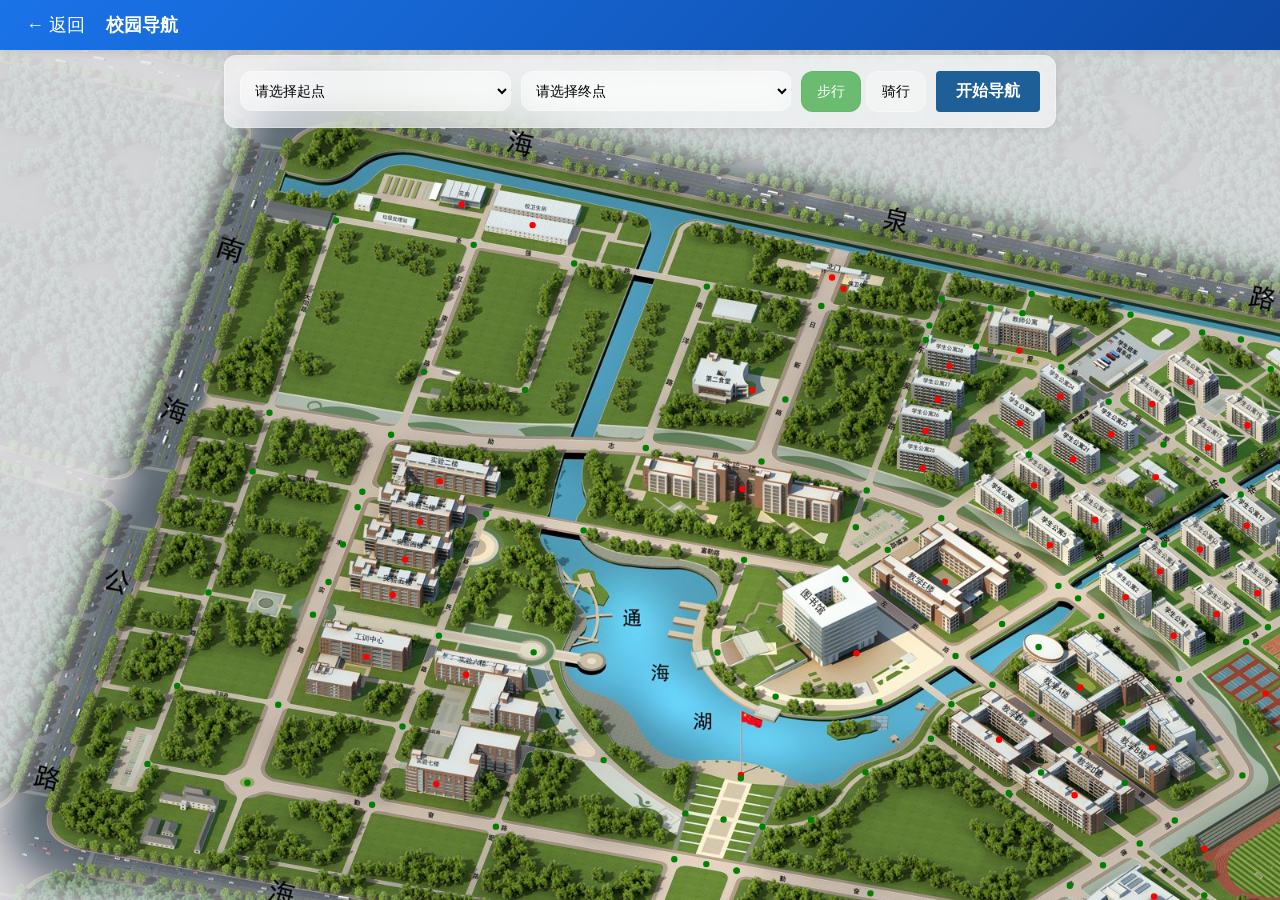
<file: map.html>
<!DOCTYPE html>
<html lang="en" style="height: 100%;">
<head>
    <meta charset="UTF-8">
    <meta http-equiv="X-UA-Compatible" content="IE=edge">
    <meta name="viewport" content="width=device-width, initial-scale=1.0">
    <title>地图 - 校园寻路与失物招领系统</title>
    <style>
        .control-panel {
            position: fixed;
            top: 10px;
            left: 10px;
            z-index: 2000;
            display: flex;
            gap: 10px;
        }
        .control-btn {
            padding: 8px 16px;
            border: none;
            border-radius: 4px;
            cursor: pointer;
            font-size: 14px;
        }
        .close-btn {
            background-color: #f44336;
            color: white;
        }
        .confirm-btn {
            background-color: #4CAF50;
            color: white;
            opacity: 0.5;
            pointer-events: none;
            display: none;
        }
        .confirm-btn.active {
            opacity: 1;
            pointer-events: auto;
        }
        #mapCanvas {
            height: 100%;
            cursor: grab;
            position: absolute;
            top: 0;
            left: 0;
        }
        .nav-header {
            background: linear-gradient(135deg, #1a73e8, #0d47a1);
            box-shadow: 0 2px 10px rgba(0, 0, 0, 0.1);
            color: white;
            padding: 12px 20px;
            display: flex;
            align-items: center;
            gap: 15px;
            font-size: 18px;
            font-weight: bold;
            z-index: 2500;
            position: fixed;
            width: 100%;
        }
        .back-btn {
            background: none;
            border: none;
            color: white;
            cursor: pointer;
            font-size: 18px;
        }
        .nav-container {
            position: fixed;
            top: 55px;
            left: 50%;
            transform: translateX(-50%);
            /* background-color: white; */
            padding-top: 15px;
            padding-left: 15px;
            padding-right: 15px;
            /* border-radius: 8px; */
            box-shadow: 0 2px 10px rgba(0,0,0,0.1);
            z-index: 1500;
            width: 80%;
            max-width: 800px;
            backdrop-filter: blur(15px) saturate(180%);
            -webkit-backdrop-filter: blur(15px) saturate(180%);
            background-color: rgba(255, 255, 255, 0.6);
            border-radius: 12px;
            border: 1px solid rgba(255, 255, 255, 0.3);
        }
        .search-box {
            width: 100%;
            padding: 10px 15px;
            border: 1px solid #ddd;
            border-radius: 4px;
            font-size: 16px;
            margin-bottom: 15px;
            box-sizing: border-box;
        }
        .nav-controls {
            display: flex;
            flex-wrap: wrap;
            gap: 10px;
            margin-bottom: 15px;
        }
        .select-container {
            flex: 1;
            min-width: 200px;
        }
        .nav-select {
            width: 100%;
            padding: 10px;
            border-radius: 4px;
            font-size: 14px;
            backdrop-filter: blur(15px) saturate(180%);
            -webkit-backdrop-filter: blur(15px) saturate(180%);
            background-color: rgba(253,253,253, 0.4);
            border-radius: 12px;
            border: 1px solid rgba(255, 255, 255, 0.3);
        }
        .mode-buttons {
            display: flex;
            gap: 5px;
        }
        .mode-btn {
            padding: 10px 15px;
            border: 1px solid #ddd;
            border-radius: 4px;
            cursor: pointer;
            font-size: 14px;
            display: flex;
            align-items: center;
            gap: 5px;
            background-color: rgba(253,253,253, 0.4);
            border-radius: 12px;
            border: 1px solid rgba(255, 255, 255, 0.3);
        }
        .mode-btn.active {
            background-color: #4CAF50;
            color: white;
            border-color: #4CAF50;
            background-color: rgba( 76,175, 80, 0.8);
            border-radius: 12px;
            border: 1px solid rgba( 76,175, 80, 0.3);
        }
        .start-nav-btn {
            padding: 10px 20px;
            background-color: #2196F3;
            color: white;
            border: none;
            border-radius: 4px;
            cursor: pointer;
            font-size: 16px;
            font-weight: bold;
            display: flex;
            align-items: center;
            gap: 5px;
        }
        .start-nav-btn:disabled {
            background-color: #1d5f96;
            cursor: not-allowed;
        }
        .route-info {
            position: fixed;
            bottom: 20px;
            left: 50%;
            transform: translateX(-50%);
            padding: 10px 20px;
            border-radius: 20px;
            box-shadow: 0 2px 10px rgba(0,0,0,0.1);
            z-index: 1500;
            display: flex;
            align-items: center;
            gap: 20px;
            font-size: 14px;
            backdrop-filter: blur(15px) saturate(180%);
            -webkit-backdrop-filter: blur(15px) saturate(180%);
            background-color: rgba(253,253,253, 0.6);
            border: 1px solid rgba(255, 255, 255, 0.3);
            font-weight: bold;
        }
        .info-item {
            display: flex;
            align-items: center;
            gap: 5px;
        }
    </style>
</head>
<body style="height: 100%; margin: 0; position: relative;">
    <div class="nav-header">
        <button class="back-btn">← 返回</button>
        <span>校园导航</span>
    </div>
    
    <!-- 新增导航控制区域 -->
    <div class="nav-container">
        <div class="nav-controls">
            <div class="select-container">
                <select class="nav-select" id="startSelect">
                    <option value="" id = "startOption">请选择起点</option>
                    <!-- 选项将通过JS动态添加 -->
                </select>
            </div>
            <div class="select-container">
                <select class="nav-select" id="endSelect">
                    <option value="">请选择终点</option>
                    <!-- 选项将通过JS动态添加 -->
                </select>
            </div>
            <div class="mode-buttons">
                <button class="mode-btn active" data-mode="walk">步行</button>
                <button class="mode-btn" data-mode="bike">骑行</button>
            </div>
            <button class="start-nav-btn" disabled>开始导航</button>
            <button id="confirmBtn" class="start-nav-btn" style="display: none;" disabled>确定选点</button>
        </div>
    </div>
    <canvas id="mapCanvas"></canvas>
    <div class="route-info" id="routeInfo" style="display: none;">
        <div class="info-item">距离: <span id="distance">0</span>米</div>
        <div class="info-item">约<span id="time">0</span>分钟</div>
    </div>
    <script>
        function _id(id){ return document.getElementById(id); }
        
        let crossingData = [], buildingData = [], buildingName = [], roadData = [], pathData = [];
        let NavPathData = [], navDist = 0;
        let navStartLabel = null, navEndLabel = null;
        // 页面模式和状态变量
        const mode = new URLSearchParams(window.location.search).get('mode') || 'view';
        let selectedPoint = null;
        const canvas = _id("mapCanvas");
        const ctx = canvas.getContext('2d');
        const controlPanel = _id("controlPanel");
        const confirmBtn = _id("confirmBtn");
        const mapImage = new Image();
        mapImage.src = "./mapFX_med.jpg";

        // 新增导航相关DOM元素
        const startSelect = _id("startSelect");
        const endSelect = _id("endSelect");
        const modeButtons = document.querySelectorAll(".mode-btn");
        const startNavBtn = document.querySelector(".start-nav-btn");
        const routeInfo = _id("routeInfo");
        const distanceEl = _id("distance");
        const timeEl = _id("time");
        const backBtn = document.querySelector(".back-btn");
        
        // 地图拖动和缩放相关变量
        let mapOffsetX = 0;
        let mapOffsetY = 0;
        let mapScale = 0.8;
        let isDragging = false;
        let startX, startY;
        let points = []; // 存储所有点位
        
        // 初始化页面
        function init() {
            // 设置canvas尺寸
            resizeCanvas();
            window.addEventListener('resize', resizeCanvas);

            // 加载URL中的点位数据
            const pointsParam = new URLSearchParams(window.location.search).get('points');
            if (pointsParam) {
                try {
                    const parsedPoints = JSON.parse(decodeURIComponent(pointsParam));
                    if (Array.isArray(parsedPoints)) {
                        points = parsedPoints;
                    }
                } catch (e) {
                    console.error('Failed to parse points:', e);
                }
            }
            initNavSelects();
            bindNavEvents();
        }
        startSelect.addEventListener('change', () => {
            if(startNavBtn.disabled)
                if(startSelect.value && endSelect.value)
                    startNavBtn.disabled = false;
            if(!startNavBtn.disabled)
                if(!startSelect.value || !endSelect.value)
                    startNavBtn.disabled = true;
            if(confirmBtn.disabled && startSelect.value)
                confirmBtn.disabled = false;
            else if(!confirmBtn.disabled && !startSelect.value)
                confirmBtn.disabled = true;
            if(confirmBtn.innerHTML === '已选中')
                confirmBtn.innerHTML = "确定选点";
        });
        endSelect.addEventListener('change', () => {
            if(startNavBtn.disabled)
                if(startSelect.value && endSelect.value)
                    startNavBtn.disabled = false;
            if(!startNavBtn.disabled)
                if(!startSelect.value || !endSelect.value)
                    startNavBtn.disabled = true;
        });

        function initNavSelects() {
            // 添加建筑物选项
            buildingName.forEach((name, index) => {
                const option = document.createElement('option');
                option.value = `building_${index}`;
                option.textContent = name;
                startSelect.appendChild(option.cloneNode(true));
                endSelect.appendChild(option);
            });
        }

        function bindNavEvents() {
            // 模式切换
            modeButtons.forEach(btn => {
                btn.addEventListener('click', () => {
                    modeButtons.forEach(b => b.classList.remove('active'));
                    btn.classList.add('active');
                });
            });
            
            // 开始导航按钮
            startNavBtn.addEventListener('click', startNavigation);
            
            // 返回按钮
            backBtn.addEventListener('click', () => {
                if(history.length > 1)
                    history.back();
                else {
                    window.close();
                }
            });
        }

        function startNavigation() {
            const startValue = startSelect.value;
            const endValue = endSelect.value;
            const mode = document.querySelector('.mode-btn.active').dataset.mode;
            
            if (!startValue || !endValue) {
                alert('请选择起点和终点');
                return;
            }
            
            // 解析起点和终点
            const start = parseNavValue(startValue);
            const end = parseNavValue(endValue);
            
            if (!start || !end) {
                alert('无效的起点或终点');
                return;
            }
            
            // 规划路径
            planNavigation(start, end, mode);
            
            // 计算并显示距离和时间
            calculateAndShowRouteInfo(mode);
        }

        function parseNavValue(value) {
            if (value.startsWith('building_')) {
                return buildingName[parseInt(value.split('_')[1])];
            } else if (value.startsWith('crossing_')) {
                return parseInt(value.split('_')[1]);
            }
            return null;
        }

        function calculateAndShowRouteInfo(mode) {
            if (navDist <= 0) {
                routeInfo.style.display = 'none';
                return;
            }
            // 距离换算：距离(米) = navDist * 500 / 677.8725
            const distance = Math.round(navDist * 500 / 677.8725);
            
            // 计算时间（步行约5km/h，骑行约15km/h）
            let speed = mode === 'walk' ? 5 : 15; // km/h
            let timeMinutes = Math.round((distance / 1000) / speed * 60);
            
            // 更新显示
            distanceEl.textContent = distance;
            timeEl.textContent = timeMinutes;
            routeInfo.style.display = 'flex';
        }
        
        // 调整canvas尺寸
        function resizeCanvas() {
            canvas.width = window.innerWidth;
            canvas.height = window.innerHeight;
        }
        
        // 导航路径动画相位（控制流动箭头）
        let navPathPhase = 0;

        // 绘制精美的导航路径
        function drawNavigationPath() {
            if (!NavPathData || NavPathData.length === 0) return;
            // 收集所有坐标点
            const pts = NavPathData.map(idx => {
                if(idx < 0) return buildingData[-idx-1];
                return crossingData[idx];
            }).filter(p => p);
            if (pts.length < 2) return;

            // 计算路径包围盒，用于构造线性渐变
            let minX = pts[0][0], minY = pts[0][1], maxX = pts[0][0], maxY = pts[0][1];
            pts.forEach(p => {
                if (p[0] < minX) minX = p[0];
                if (p[1] < minY) minY = p[1];
                if (p[0] > maxX) maxX = p[0];
                if (p[1] > maxY) maxY = p[1];
            });

            // ===== 1. 外层发光光晕（柔和阴影） =====
            ctx.save();
            ctx.lineJoin = 'round';
            ctx.lineCap = 'round';
            ctx.shadowBlur = 24;
            ctx.shadowColor = 'rgba(0, 180, 255, 0.85)';
            ctx.strokeStyle = 'rgba(0, 200, 255, 0.55)';
            ctx.lineWidth = 14;
            ctx.beginPath();
            ctx.moveTo(pts[0][0], pts[0][1]);
            for (let i = 1; i < pts.length; i++) {
                ctx.lineTo(pts[i][0], pts[i][1]);
            }
            ctx.stroke();

            // ===== 2. 渐变主体 =====
            const grad = ctx.createLinearGradient(minX, minY, maxX, maxY);
            grad.addColorStop(0,   '#00d4ff');
            grad.addColorStop(0.5, '#0099ff');
            grad.addColorStop(1,   '#6a5cff');
            ctx.shadowBlur = 0;
            ctx.strokeStyle = grad;
            ctx.lineWidth = 7;
            ctx.stroke();

            // ===== 3. 中心高光 =====
            ctx.strokeStyle = 'rgba(255, 255, 255, 0.75)';
            ctx.lineWidth = 2;
            ctx.stroke();

            // ===== 4. 流动箭头 =====
            ctx.save();
            ctx.setLineDash([12, 28]);
            ctx.lineDashOffset = -navPathPhase;
            ctx.strokeStyle = 'rgba(255, 255, 255, 0.9)';
            ctx.lineWidth = 3;
            ctx.beginPath();
            ctx.moveTo(pts[0][0], pts[0][1]);
            for (let i = 1; i < pts.length; i++) {
                ctx.lineTo(pts[i][0], pts[i][1]);
            }
            ctx.stroke();
            ctx.restore();

            ctx.restore();

            // ===== 5. 节点装饰 =====
            pts.forEach((p, i) => {
                // 外圈光环
                const haloGrad = ctx.createRadialGradient(p[0], p[1], 1, p[0], p[1], 14);
                haloGrad.addColorStop(0, 'rgba(0, 200, 255, 0.9)');
                haloGrad.addColorStop(1, 'rgba(0, 200, 255, 0)');
                ctx.fillStyle = haloGrad;
                ctx.beginPath();
                ctx.arc(p[0], p[1], 14, 0, Math.PI * 2);
                ctx.fill();

                // 小圆点
                ctx.fillStyle = '#ffffff';
                ctx.strokeStyle = '#0099ff';
                ctx.lineWidth = 2;
                ctx.beginPath();
                ctx.arc(p[0], p[1], 5, 0, Math.PI * 2);
                ctx.fill();
                ctx.stroke();
            });

            // ===== 6. 起点与终点特殊标记 =====
            const start = pts[0], end = pts[pts.length - 1];
            // 起点：绿色圆标+文字（若为建筑名则使用建筑名作为标签）
            const startLabel = navStartLabel ? navStartLabel : '起点';
            const endLabel = navEndLabel ? navEndLabel : '终点';
            drawNavigationAnchor(start[0], start[1], startLabel, '#2ecc71', '#145a32');
            drawNavigationAnchor(end[0], end[1], endLabel, '#ff4757', '#7a1f24');
        }

        // 绘制导航起止锚点（带图标和标签）
        function drawNavigationAnchor(x, y, label, fill, stroke) {
            // 外光环
            const halo = ctx.createRadialGradient(x, y, 2, x, y, 22);
            halo.addColorStop(0, fill);
            halo.addColorStop(1, 'rgba(255,255,255,0)');
            ctx.fillStyle = halo;
            ctx.beginPath();
            ctx.arc(x, y, 22, 0, Math.PI * 2);
            ctx.fill();

            // 实心圆
            ctx.fillStyle = fill;
            ctx.strokeStyle = stroke;
            ctx.lineWidth = 3;
            ctx.beginPath();
            ctx.arc(x, y, 9, 0, Math.PI * 2);
            ctx.fill();
            ctx.stroke();

            // 文字标签：背景圆角+文字
            ctx.font = 'bold 18px "Microsoft YaHei", sans-serif';
            const textW = ctx.measureText(label).width;
            const padX = 10, padY = 6;
            const bx = x + 14;
            const by = y - 30;
            ctx.fillStyle = 'rgba(255, 255, 255, 0.92)';
            ctx.strokeStyle = stroke;
            ctx.lineWidth = 2;
            roundRect(bx, by, textW + padX * 2, 28, 8, true, true);

            ctx.fillStyle = stroke;
            ctx.textBaseline = 'middle';
            ctx.textAlign = 'left';
            ctx.fillText(label, bx + padX, by + 14);
            ctx.textBaseline = 'alphabetic';
            ctx.textAlign = 'start';
        }

        // 绘制圆角矩形（辅助函数）
        function roundRect(x, y, w, h, r, fill, stroke) {
            ctx.beginPath();
            ctx.moveTo(x + r, y);
            ctx.lineTo(x + w - r, y);
            ctx.quadraticCurveTo(x + w, y, x + w, y + r);
            ctx.lineTo(x + w, y + h - r);
            ctx.quadraticCurveTo(x + w, y + h, x + w - r, y + h);
            ctx.lineTo(x + r, y + h);
            ctx.quadraticCurveTo(x, y + h, x, y + h - r);
            ctx.lineTo(x, y + r);
            ctx.quadraticCurveTo(x, y, x + r, y);
            ctx.closePath();
            if (fill) ctx.fill();
            if (stroke) ctx.stroke();
        }

        // 绘制地图和点位
        function drawMap() {
            // 清除画布
            ctx.clearRect(0, 0, canvas.width, canvas.height);

            // 保存当前绘图状态
            ctx.save();

            // 应用变换
            ctx.translate(mapOffsetX, mapOffsetY);
            ctx.scale(mapScale, mapScale);

            // 绘制地图图片
            ctx.drawImage(mapImage, 0, 0);

            // 绘制所有点位
            drawPoints();

            // ===== 精美导航路径 =====
            drawNavigationPath();

            // 恢复绘图状态
            ctx.restore();
        }
        
        // 绘制所有点位
        function drawPoints() {
            points.forEach(point => {
                drawPointMarker(point.location[0], point.location[1], point.name);
            });

            buildingData.forEach((point, index) => {
                drawPointMarker(point[0], point[1], "", "red");
            });
            crossingData.forEach((point, index) => {
                drawPointMarker(point[0], point[1], "", "green");
            });

            if (selectedPoint && NavPathData.length <= 1) {
                let labl = (selectedPoint[0] === undefined && selectedPoint<0)?buildingName[-selectedPoint-1]:"选中点";
                drawNavigationAnchor(getNodeCoord(selectedPoint)[0], getNodeCoord(selectedPoint)[1], labl, '#00d4ff', '#7a1f24');
            }
        }
        
        // 绘制单个点位标记
        function drawPointMarker(x, y, name = '', col = "yellow") {
            // 绘制圆形标记
            ctx.beginPath();
            ctx.arc(x, y, 4, 0, Math.PI * 2);
            ctx.fillStyle = col;
            ctx.fill();
            
            // 添加名称标签
            if (name) {
                ctx.font = "bold 20px Arial";
                ctx.fillStyle = "red";
                ctx.textAlign = "left";
                ctx.fillText(name, x + 15, y + 5);
            }
        }
        
        // 添加新点位
        function addPoint(x, y, name = '') {
            points.push({
                location: [x, y],
                name: name
            });
        }

        function resolvePoint(arg) {
            if (arg === null && arg === undefined) return null;
            if (typeof arg === 'object') return arg;
            if (typeof arg === 'number') return arg;
            if (typeof arg === 'string') {
                const idx = buildingName.indexOf(arg);
                return idx === -1 ? parseInt(arg) : -idx - 1;
            }
            return null;
        }

        // 获取某个节点索引对应的坐标
        function getNodeCoord(nodeIdx) {
            if(nodeIdx[0] !== undefined)
                return nodeIdx;
            return nodeIdx < 0 ? buildingData[-nodeIdx - 1] : crossingData[nodeIdx];
        }

        // 距离
        function navDist2(pt1, pt2) {
            const dx = pt1[0] - pt2[0], dy = pt1[1] - pt2[1];
            return Math.sqrt(dx * dx + dy * dy);
        }

        /**
         * 路径规划函数
         * @param {number|string} start - 起点：数字->crossingData下标；字符串->buildingName 中的建筑名
         * @param {number|string} end   - 终点：同上
         * @param {'bike'|'walk'} mode  - 模式：'bike' 只走 roadData；'walk' 可走 roadData+pathData
         */
        let specBuilding = null;
        function planNavigation(start, end, mode) {
            const sIdx = resolvePoint(start);
            const eIdx = resolvePoint(end);
            if (sIdx === null || eIdx === null || sIdx === undefined || eIdx === undefined) {
                NavPathData = [];
                navDist = 0;
                navStartLabel = navEndLabel = null;
                return;
            }
            if(sIdx === eIdx) {
                NavPathData = [sIdx];
                navDist = 0;
                navStartLabel = navEndLabel = (typeof start === 'string' ? start : null);
                return;
            }

            // 构造图：节点集包含所有 crossing 和所有 building
            // 使用 Set 避免重复边
            const edgeMap = new Map(); // nodeIdx -> Map(neighborIdx -> dist2)
            function addEdge(a, b, d) {
                if (!edgeMap.has(a)) edgeMap.set(a, new Map());
                if (!edgeMap.has(b)) edgeMap.set(b, new Map());
                const ea = edgeMap.get(a), eb = edgeMap.get(b);
                if (!ea.has(b) || ea.get(b) > d) ea.set(b, d);
                if (!eb.has(a) || eb.get(a) > d) eb.set(a, d);
            }

            // 收集所有候选边
            const edgeList = [];
            roadData.forEach(e => edgeList.push(e));
            if (mode === 'walk') {
                pathData.forEach(e => edgeList.push(e));
            }

            // 登记 crossing 节点（保证它们都在图中，即使孤立）
            for (let i = 0; i < crossingData.length; i++) {
                if (!edgeMap.has(i)) edgeMap.set(i, new Map());
            }

            // 加入边
            edgeList.forEach(([a, b]) => {
                const pa = getNodeCoord(a), pb = getNodeCoord(b);
                if (!pa || !pb) return;
                addEdge(a, b, navDist2(pa, pb));
            });

            function connectPathForSpecBuilding(bIdx) {
                pathData.forEach(e => {
                    if(e[0] === bIdx || e[1] === bIdx)
                        addEdge(e[0], e[1], navDist2(getNodeCoord(e[0]), getNodeCoord(e[1])));
                });
            }

            // 确保建筑节点都在图中
            for (let i = 0; i < buildingData.length; i++) {
                const bIdx = -i - 1;
                if (!edgeMap.has(bIdx)) edgeMap.set(bIdx, new Map());
            }
            if(mode === 'bike') {
                if (sIdx < 0) connectPathForSpecBuilding(sIdx);
                if (eIdx < 0) connectPathForSpecBuilding(eIdx);
                if (specBuilding !== null) connectPathForSpecBuilding(specBuilding);
            }

            // ====== Dijkstra ======
            const dist = new Map();
            const prev = new Map();
            for (const k of edgeMap.keys()) { dist.set(k, Number.MAX_SAFE_INTEGER); prev.set(k, null); }
            dist.set(sIdx, 0);

            // 简单数组实现的优先队列（节点规模很小，足够用）
            const visited = new Set();
            const nodes = Array.from(edgeMap.keys());
            while (nodes.length) {
                // 取 dist 最小的节点
                let bestI = 0;
                for (let i = 1; i < nodes.length; i++) {
                    if (dist.get(nodes[i]) < dist.get(nodes[bestI])) bestI = i;
                }
                const u = nodes[bestI];
                nodes.splice(bestI, 1);
                const du = dist.get(u);
                if (du === Number.MAX_SAFE_INTEGER) break;
                if (u === eIdx) break;
                const neighbors = edgeMap.get(u);
                if (!neighbors) continue;
                for (const [v, w] of neighbors.entries()) {
                    if (visited.has(v)) continue;
                    const alt = du + w;
                    if (alt < dist.get(v)) {
                        dist.set(v, alt);
                        prev.set(v, u);
                    }
                }
                visited.add(u);
            }

            // 回溯路径
            const path = [];
            if (dist.get(eIdx) !== Number.MAX_SAFE_INTEGER) {
                let cur = eIdx;
                while (cur !== null && cur !== undefined) {
                    path.push(cur);
                    if (cur === sIdx) break;
                    cur = prev.get(cur);
                }
                path.reverse();
                if (path[0] !== sIdx) path.length = 0;
            } else
                alert('No path found!');

            NavPathData = path;
            navDist = (path.length >= 2 && dist.get(eIdx) !== Number.MAX_SAFE_INTEGER) ? dist.get(eIdx) : 0;

            // 记录起/终点标签供绘图使用
            navStartLabel = typeof start === 'string' ? start : null;
            navEndLabel = typeof end === 'string' ? end : null;
        }

        let connectHelper = (() => {
            function dist(pt1, pt2) { return (pt1[0]-pt2[0])*(pt1[0]-pt2[0])+(pt1[1]-pt2[1])*(pt1[1]-pt2[1]); }
            function getClosetPoint(curpt, retDist = false) {
                let minDist = Number.MAX_VALUE;
                let minPointIndex = -1;
                for(let i = 0; i < crossingData.length; i++) {
                    let pt = crossingData[i];
                    let d = dist(pt, curpt);
                    if(d < minDist) {
                        minDist = d;
                        minPointIndex = i;
                    }
                }
                for(let i = 0; i < buildingData.length; i++) {
                    let pt = buildingData[i];
                    let d = dist(pt, curpt);
                    if(d < minDist) {
                        minDist = d;
                        minPointIndex = i * -1 - 1;
                    }
                }
                console.log(minPointIndex, minDist);
                if(retDist) return [minPointIndex, minDist];
                return minPointIndex;
            }
            function drawConnection() {
                ctx.lineWidth = 2;
                ctx.strokeStyle = 'red';
                ctx.beginPath();
                roadData.forEach((conn) => {
                    let startPt;
                    if(conn[0] < 0)
                        startPt = buildingData[-conn[0]-1];
                    else
                        startPt = crossingData[conn[0]];
                    let endPt;
                    if(conn[1] < 0)
                        endPt = buildingData[-conn[1]-1];
                    else
                        endPt = crossingData[conn[1]];
                    ctx.moveTo(startPt[0], startPt[1]);
                    ctx.lineTo(endPt[0], endPt[1]);
                });
                ctx.stroke();
                ctx.strokeStyle = 'yellow';
                ctx.beginPath();
                pathData.forEach((conn) => {
                    let startPt;
                    if(conn[0] < 0)
                        startPt = buildingData[-conn[0]-1];
                    else
                        startPt = crossingData[conn[0]];
                    let endPt;
                    if(conn[1] < 0)
                        endPt = buildingData[-conn[1]-1];
                    else
                        endPt = crossingData[conn[1]];
                    ctx.moveTo(startPt[0], startPt[1]);
                    ctx.lineTo(endPt[0], endPt[1]);
                });
                ctx.stroke();
            }
            let startPtIndex = -1000;
            function getPt(curpoint) {
                console.log("Got point:", curpoint);
                if(startPtIndex === -1000)
                    startPtIndex = getClosetPoint(curpoint);
                else {
                    let endPtIndex = getClosetPoint(curpoint);
                    if(startPtIndex < 0) startPtIndex = buildingName[-startPtIndex - 1];
                    if(endPtIndex < 0) endPtIndex = buildingName[-endPtIndex - 1];
                    console.log("Planing from ", startPtIndex, " to ", endPtIndex);
                    planNavigation(startPtIndex, endPtIndex, 'bike');
                    startPtIndex = -1000;
                }
            }
            return { getPt, drawConnection, getClosetPoint };
        })();
        // 地图点击事件处理
        canvas.onclick = function(e) {
            if(isDragging || mode === 'view') return;

            const rect = canvas.getBoundingClientRect();
            const x = (e.clientX - rect.left - mapOffsetX) / mapScale;
            const y = (e.clientY - rect.top - mapOffsetY) / mapScale;

            let clost = connectHelper.getClosetPoint([x, y], true);
            if(clost[1] < 400)
                selectedPoint = clost[0];
            else
                selectedPoint = [x, y];
            if(confirmBtn.disabled)
                confirmBtn.disabled = false;
            if(confirmBtn.innerHTML === '已选中')
                confirmBtn.innerHTML = "确定选点";
        }
        
        // 地图拖动事件
        canvas.onmousedown = function(e) {
            isDragging = true;
            dragged = false;
            startX = e.clientX - mapOffsetX;
            startY = e.clientY - mapOffsetY;
            canvas.style.cursor = 'grabbing';
        };
        canvas.oncontextmenu = function(e) {
            e.preventDefault();
        }

        var dragged = false;
        canvas.onmousemove = function(e) {
            if (isDragging) {
                mapOffsetX = e.clientX - startX;
                mapOffsetY = e.clientY - startY;
                if(mapOffsetX !== 0 || mapOffsetY !== 0)
                    dragged = true;
            }
        };
        
        canvas.onmouseup = function(e) {
            if (isDragging) {
                if(!dragged) {
                    isDragging = false;
                }
                else
                    setTimeout(() => { isDragging = false; }, 10);
                canvas.style.cursor = 'grab';
            }
        };
        canvas.onmouseleave = function(e) {
            if (isDragging) {
                isDragging = false;
            }
        };
        
        // 鼠标滚轮缩放事件
        canvas.onwheel = function(e) {
            e.preventDefault();
            const rect = canvas.getBoundingClientRect();
            const mouseX = e.clientX - rect.left;
            const mouseY = e.clientY - rect.top;
            
            // 计算鼠标在缩放前的地图坐标
            const beforeX = (mouseX - mapOffsetX) / mapScale;
            const beforeY = (mouseY - mapOffsetY) / mapScale;
            
            // 调整缩放比例
            if (e.deltaY < 0) {
                mapScale *= 1.1; // 放大
            } else {
                mapScale /= 1.1; // 缩小
            }
            
            // 限制缩放范围
            mapScale = Math.max(0.1, Math.min(mapScale, 3));
            
            // 重新计算偏移量，使鼠标位置保持不变
            mapOffsetX = mouseX - beforeX * mapScale;
            mapOffsetY = mouseY - beforeY * mapScale;
        };
        

        let lastRes = null;
        // 确定按钮事件
        confirmBtn.onclick = function() {
            if (selectedPoint && (window.opener || window.parent)) {
                let res = selectedPoint[0] !== undefined ? selectedPoint : (selectedPoint>=0?selectedPoint:buildingName[-selectedPoint-1]);
                if(res !== lastRes) {
                    lastRes = res;
                    window.localStorage.setItem('Map_selected', JSON.stringify(res));
                    confirmBtn.disabled = true;
                    confirmBtn.innerHTML = "已选中";
                }
            }
        }
        
        // 动画循环：驱动导航路径流动箭头
        function animateLoop() {
            navPathPhase = (navPathPhase + 0.6) % 40;
            drawMap();
            requestAnimationFrame(animateLoop);
        }

        // 页面加载完成后初始化
        window.onload = async function () {
            try {
                response = await fetch('./buildinglist.json');
                data = await response.json();
                data.forEach(item => {
                    if(item.type !== "CROSSROAD") {
                        buildingName.push(item.name);
                        buildingData.push([item.x,item.y]);
                    } else {
                        crossingData.push([item.x,item.y]);
                    }
                });
                response = await fetch('./connectionlist.json');
                data = await response.json();
                data.forEach(item => {
                    if(item.type === "BOTH") {
                        roadData.push([item.from,item.to]);
                    } else {
                        pathData.push([item.from,item.to]);
                    }
                });
            } catch (error) {
                console.error('Error fetching data:', error);
            }
            selectedPoint = resolvePoint(JSON.parse(new URLSearchParams(window.location.search).get('selected')));

            if(selectedPoint !== null && mode === 'view') {
                let clost = connectHelper.getClosetPoint(getNodeCoord(selectedPoint));
                buildingName = ['选中点'].concat(buildingName);
                buildingData = [getNodeCoord(selectedPoint)].concat(buildingData);
                if(clost < 0) clost --;
                if(selectedPoint < 0) selectedPoint --;
                for(let i=0;i<roadData.length;i++) {
                    if(roadData[i][0] < 0) roadData[i][0] --;
                    if(roadData[i][1] < 0) roadData[i][1] --;
                }
                for(let i=0;i<pathData.length;i++) {
                    if(pathData[i][0] < 0) pathData[i][0] --;
                    if(pathData[i][1] < 0) pathData[i][1] --;
                }
                if(clost < 0) specBuilding = clost;
                pathData.push([-1, clost]);
                setTimeout(() => {
                    endSelect.value = "building_0";
                }, 100);
            }

            if(mode === "select") {
                document.getElementById("startOption").innerHTML = "请选择点位";
                startNavBtn.style.display = "none";
                confirmBtn.style.display = "block";
                endSelect.style.display = "none";
                document.querySelector(".mode-buttons").style.display = "none";
                startSelect.onchange = () => {
                    if(startSelect.value)
                        selectedPoint = resolvePoint(parseNavValue(startSelect.value));
                }
            }
            init();
            requestAnimationFrame(animateLoop);
        };
    </script>
</body>
</html>
</file>
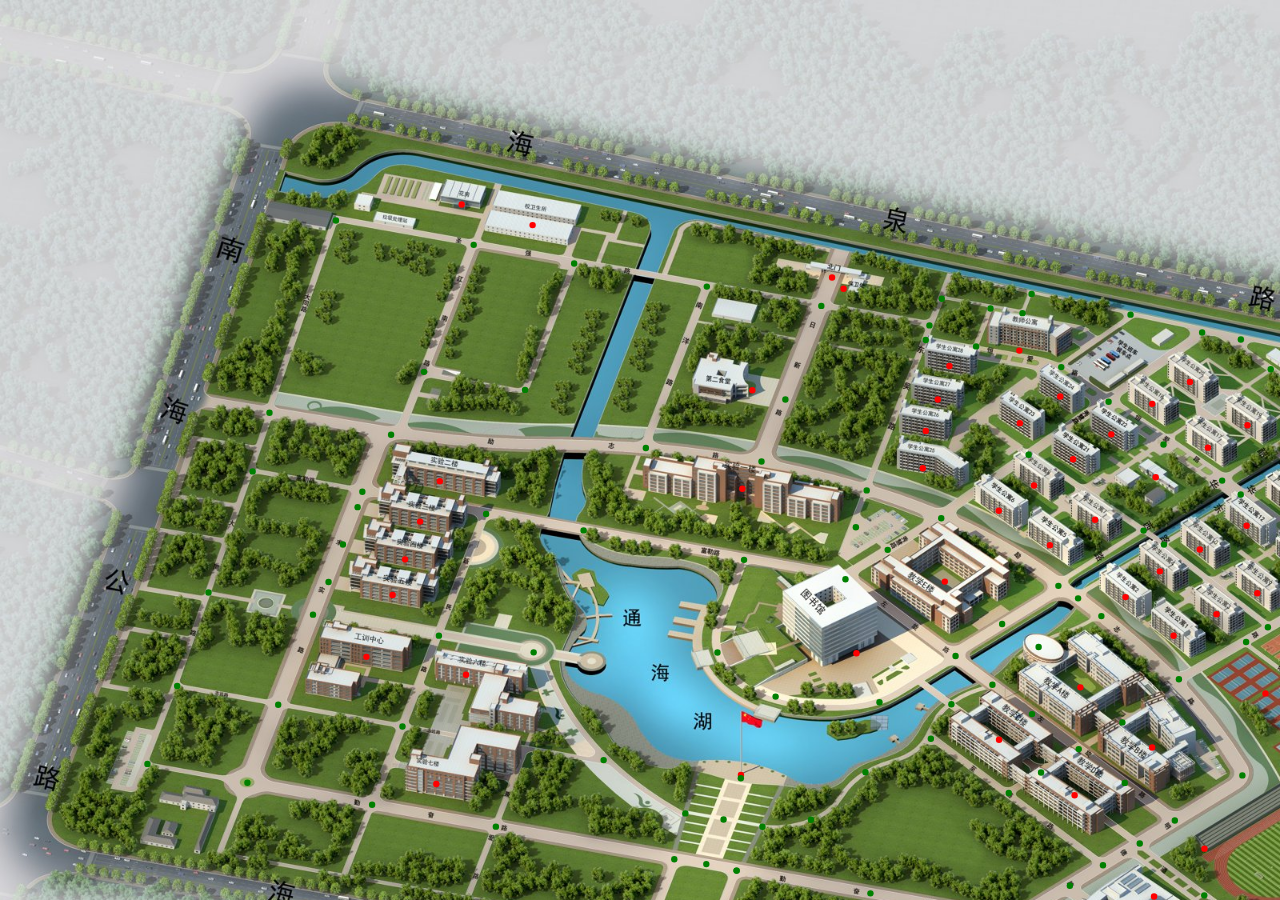
<file: proj-map-new.html>
<!DOCTYPE html>
<html lang="en" style="height: 100%;">
<head>
    <meta charset="UTF-8">
    <meta http-equiv="X-UA-Compatible" content="IE=edge">
    <meta name="viewport" content="width=device-width, initial-scale=1.0">
    <title>map viewer with canvas</title>
    <style>
        .control-panel {
            position: fixed;
            top: 10px;
            left: 10px;
            z-index: 2000;
            display: flex;
            gap: 10px;
        }
        .control-btn {
            padding: 8px 16px;
            border: none;
            border-radius: 4px;
            cursor: pointer;
            font-size: 14px;
        }
        .close-btn {
            background-color: #f44336;
            color: white;
        }
        .confirm-btn {
            background-color: #4CAF50;
            color: white;
            opacity: 0.5;
            pointer-events: none;
            display: none;
        }
        .confirm-btn.active {
            opacity: 1;
            pointer-events: auto;
        }
        #mapCanvas {
            height: 100%;
            cursor: grab;
            position: absolute;
            top: 0;
            left: 0;
        }
    </style>
</head>
<body style="height: 100%; margin: 0; position: relative;">
    <canvas id="mapCanvas"></canvas>
    <div class="control-panel" id="controlPanel" style="display: none;">
        <button class="control-btn close-btn" id="closeBtn">关闭</button>
        <button class="control-btn confirm-btn" id="confirmBtn">确定</button>
    </div>
    <script>
        function _id(id){ return document.getElementById(id); }
        
        // 页面模式和状态变量
        const mode = new URLSearchParams(window.location.search).get('mode') || 'view';
        let selectedPoint = null;
        const canvas = _id("mapCanvas");
        const ctx = canvas.getContext('2d');
        const controlPanel = _id("controlPanel");
        const closeBtn = _id("closeBtn");
        const confirmBtn = _id("confirmBtn");
        const mapImage = new Image();
        mapImage.src = "./mapFX_med.jpg";
        
        // 地图拖动和缩放相关变量
        let mapOffsetX = 0;
        let mapOffsetY = 0;
        let mapScale = 0.8;
        let isDragging = false;
        let startX, startY;
        let points = []; // 存储所有点位
        
        // 初始化页面
        function init() {
            // 设置canvas尺寸
            resizeCanvas();
            window.addEventListener('resize', resizeCanvas);
            
            // 根据模式显示控制按钮
            if (mode === 'select') {
                confirmBtn.style.display = 'block';
            }
            
            // 加载URL中的点位数据
            const pointsParam = new URLSearchParams(window.location.search).get('points');
            if (pointsParam) {
                try {
                    const parsedPoints = JSON.parse(decodeURIComponent(pointsParam));
                    if (Array.isArray(parsedPoints)) {
                        points = parsedPoints;
                    }
                } catch (e) {
                    console.error('Failed to parse points:', e);
                }
            }
            
            // 绘制地图
            mapImage.onload = drawMap;
        }
        
        // 调整canvas尺寸
        function resizeCanvas() {
            canvas.width = window.innerWidth;
            canvas.height = window.innerHeight;
            drawMap();
        }
        
        // 导航路径动画相位（控制流动箭头）
        let navPathPhase = 0;

        // 绘制精美的导航路径
        function drawNavigationPath() {
            if (!NavPathData || NavPathData.length < 2) return;

            // 收集所有坐标点
            const pts = NavPathData.map(idx => {
                if(idx < 0) return buildingData[-idx-1];
                return crossingData[idx];
            }).filter(p => p);
            if (pts.length < 2) return;

            // 计算路径包围盒，用于构造线性渐变
            let minX = pts[0][0], minY = pts[0][1], maxX = pts[0][0], maxY = pts[0][1];
            pts.forEach(p => {
                if (p[0] < minX) minX = p[0];
                if (p[1] < minY) minY = p[1];
                if (p[0] > maxX) maxX = p[0];
                if (p[1] > maxY) maxY = p[1];
            });

            // ===== 1. 外层发光光晕（柔和阴影） =====
            ctx.save();
            ctx.lineJoin = 'round';
            ctx.lineCap = 'round';
            ctx.shadowBlur = 24;
            ctx.shadowColor = 'rgba(0, 180, 255, 0.85)';
            ctx.strokeStyle = 'rgba(0, 200, 255, 0.55)';
            ctx.lineWidth = 14;
            ctx.beginPath();
            ctx.moveTo(pts[0][0], pts[0][1]);
            for (let i = 1; i < pts.length; i++) {
                ctx.lineTo(pts[i][0], pts[i][1]);
            }
            ctx.stroke();

            // ===== 2. 渐变主体 =====
            const grad = ctx.createLinearGradient(minX, minY, maxX, maxY);
            grad.addColorStop(0,   '#00d4ff');
            grad.addColorStop(0.5, '#0099ff');
            grad.addColorStop(1,   '#6a5cff');
            ctx.shadowBlur = 0;
            ctx.strokeStyle = grad;
            ctx.lineWidth = 7;
            ctx.stroke();

            // ===== 3. 中心高光 =====
            ctx.strokeStyle = 'rgba(255, 255, 255, 0.75)';
            ctx.lineWidth = 2;
            ctx.stroke();

            // ===== 4. 流动箭头 =====
            ctx.save();
            ctx.setLineDash([12, 28]);
            ctx.lineDashOffset = -navPathPhase;
            ctx.strokeStyle = 'rgba(255, 255, 255, 0.9)';
            ctx.lineWidth = 3;
            ctx.beginPath();
            ctx.moveTo(pts[0][0], pts[0][1]);
            for (let i = 1; i < pts.length; i++) {
                ctx.lineTo(pts[i][0], pts[i][1]);
            }
            ctx.stroke();
            ctx.restore();

            ctx.restore();

            // ===== 5. 节点装饰 =====
            pts.forEach((p, i) => {
                // 外圈光环
                const haloGrad = ctx.createRadialGradient(p[0], p[1], 1, p[0], p[1], 14);
                haloGrad.addColorStop(0, 'rgba(0, 200, 255, 0.9)');
                haloGrad.addColorStop(1, 'rgba(0, 200, 255, 0)');
                ctx.fillStyle = haloGrad;
                ctx.beginPath();
                ctx.arc(p[0], p[1], 14, 0, Math.PI * 2);
                ctx.fill();

                // 小圆点
                ctx.fillStyle = '#ffffff';
                ctx.strokeStyle = '#0099ff';
                ctx.lineWidth = 2;
                ctx.beginPath();
                ctx.arc(p[0], p[1], 5, 0, Math.PI * 2);
                ctx.fill();
                ctx.stroke();
            });

            // ===== 6. 起点与终点特殊标记 =====
            const start = pts[0], end = pts[pts.length - 1];
            // 起点：绿色圆标+文字（若为建筑名则使用建筑名作为标签）
            const startLabel = navStartLabel ? navStartLabel : '起点';
            const endLabel = navEndLabel ? navEndLabel : '终点';
            drawNavigationAnchor(start[0], start[1], startLabel, '#2ecc71', '#145a32');
            drawNavigationAnchor(end[0], end[1], endLabel, '#ff4757', '#7a1f24');
        }

        // 绘制导航起止锚点（带图标和标签）
        function drawNavigationAnchor(x, y, label, fill, stroke) {
            // 外光环
            const halo = ctx.createRadialGradient(x, y, 2, x, y, 22);
            halo.addColorStop(0, fill);
            halo.addColorStop(1, 'rgba(255,255,255,0)');
            ctx.fillStyle = halo;
            ctx.beginPath();
            ctx.arc(x, y, 22, 0, Math.PI * 2);
            ctx.fill();

            // 实心圆
            ctx.fillStyle = fill;
            ctx.strokeStyle = stroke;
            ctx.lineWidth = 3;
            ctx.beginPath();
            ctx.arc(x, y, 9, 0, Math.PI * 2);
            ctx.fill();
            ctx.stroke();

            // 文字标签：背景圆角+文字
            ctx.font = 'bold 18px "Microsoft YaHei", sans-serif';
            const textW = ctx.measureText(label).width;
            const padX = 10, padY = 6;
            const bx = x + 14;
            const by = y - 30;
            ctx.fillStyle = 'rgba(255, 255, 255, 0.92)';
            ctx.strokeStyle = stroke;
            ctx.lineWidth = 2;
            roundRect(bx, by, textW + padX * 2, 28, 8, true, true);

            ctx.fillStyle = stroke;
            ctx.textBaseline = 'middle';
            ctx.textAlign = 'left';
            ctx.fillText(label, bx + padX, by + 14);
            ctx.textBaseline = 'alphabetic';
            ctx.textAlign = 'start';
        }

        // 绘制圆角矩形（辅助函数）
        function roundRect(x, y, w, h, r, fill, stroke) {
            ctx.beginPath();
            ctx.moveTo(x + r, y);
            ctx.lineTo(x + w - r, y);
            ctx.quadraticCurveTo(x + w, y, x + w, y + r);
            ctx.lineTo(x + w, y + h - r);
            ctx.quadraticCurveTo(x + w, y + h, x + w - r, y + h);
            ctx.lineTo(x + r, y + h);
            ctx.quadraticCurveTo(x, y + h, x, y + h - r);
            ctx.lineTo(x, y + r);
            ctx.quadraticCurveTo(x, y, x + r, y);
            ctx.closePath();
            if (fill) ctx.fill();
            if (stroke) ctx.stroke();
        }

        // 绘制地图和点位
        function drawMap() {
            // 清除画布
            ctx.clearRect(0, 0, canvas.width, canvas.height);

            // 保存当前绘图状态
            ctx.save();

            // 应用变换
            ctx.translate(mapOffsetX, mapOffsetY);
            ctx.scale(mapScale, mapScale);

            // 绘制地图图片
            ctx.drawImage(mapImage, 0, 0);

            // 绘制所有点位
            drawPoints();

            // connectHelper.drawConnection();

            // ===== 精美导航路径 =====
            drawNavigationPath();

            // 恢复绘图状态
            ctx.restore();
        }
        
        // 绘制所有点位
        function drawPoints() {
            points.forEach(point => {
                drawPointMarker(point.location[0], point.location[1], point.name);
            });
            
            // 绘制选中的点位
            if (selectedPoint) {
                drawPointMarker(selectedPoint.x, selectedPoint.y, "选中点");
            }

            buildingData.forEach((point, index) => {
                drawPointMarker(point[0], point[1], "", "red");
            });
            crossingData.forEach((point, index) => {
                drawPointMarker(point[0], point[1], "", "green");
            });
        }
        
        // 绘制单个点位标记
        function drawPointMarker(x, y, name = '', col = "yellow") {
            // 绘制圆形标记
            ctx.beginPath();
            ctx.arc(x, y, 4, 0, Math.PI * 2);
            ctx.fillStyle = col;
            ctx.fill();
            
            // 添加名称标签
            if (name) {
                ctx.font = "bold 20px Arial";
                ctx.fillStyle = "red";
                ctx.textAlign = "left";
                ctx.fillText(name, x + 15, y + 5);
            }
        }
        
        // 添加新点位
        function addPoint(x, y, name = '') {
            points.push({
                location: [x, y],
                name: name
            });
            drawMap();
        }
        
        let crossingData = [[1194.4460300664355,819.9743193899473],[1323.0074351789378,732.2886461683084],[1176.5574322920118,647.7351712833488],[1056.8221107335148,724.0440629889534],[1083.3767180468963,612.9877931660452],[951.9064563514261,576.939495604384],[1161.8347774458061,406.77032623242445],[1177.2083161118087,373.3726387855913],[1026.6536615895766,382.3847131760066],[930.0657475603856,699.8328089936058],[1468.5353899728218,1025.5768354330794],[1260.9396057794906,991.1719161426116],[1378.7327192824482,1081.5577210582476],[1337.3301892888344,1107.2156269697828],[1283.098706339453,1145.1193516118237],[1552.9642455237145,969.2736515216094],[1473.6579908880599,849.1480011176031],[1557.6293193258118,802.4972630966298],[1645.682587340399,754.6802566251321],[1789.133606754892,870.1408332270411],[1710.4104863444995,918.540973923801],[1814.2083784411652,891.1336653364791],[1789.716740980154,1010.6761815152232],[1680.670640856129,943.6157456100741],[1776.3046537991243,1063.1582617888182],[1760.5600297170458,1134.3006372708026],[1637.5187081867286,1211.2743550054086],[1583.8703594626093,1173.9537645886298],[1424.6747159660379,1054.411248409886],[1519.725594683771,1278.3347909105578],[1258.4814617663205,1236.932260916944],[1867.1152230681184,666.2922521998648],[1834.853852774945,643.191517915864],[1743.5740892713704,569.7072855814131],[1826.9478256105067,516.2131541730656],[1711.2848387816473,495.00827325444135],[1693.9353907573184,534.0445313091815],[1726.2246412470415,458.38166075863586],[1551.0612886825454,424.33442925493637],[1502.6611479857856,415.5874158760039],[1664.7724626086679,513.5539657200478],[1588.3818790993241,461.655019671715],[1376.7041553291576,770.1330248354012],[1584.8830737477513,784.1282462416932],[1099.3421924254608,877.7912655033024],[969.513188513092,870.7353413776302],[896.8371700186682,815.6991331973869],[920.7531487496103,1088.2605469142957],[842.8885619831558,1074.1392885180335],[882.8746589436078,1080.1473204409097],[926.0265916130081,972.850622992671],[619.8590867079978,1033.2905027847285],[465.14191406143976,1005.9648329889433],[309.27013564886266,978.3825841340428],[347.75699451616566,880.8825416702085],[452.9544087534605,614.6817678380295],[488.87547702960995,543.4810789335189],[336.8523845037631,515.8988300786185],[315.7878851980404,589.2765922997227],[260.6233874882394,740.6582371777811],[221.49508097314802,857.4017090752668],[184.29111740142181,954.9017515391012],[503.09059835224826,908.0760732505491],[548.6333813452235,794.5398395920053],[607.6465649417547,642.5167470661585],[667.0616870560989,815.4615823381633],[807.320052418624,560.0653526853318],[883.5240329758839,358.2659226911064],[530.0222342797058,464.8103769887569],[656.3232761292385,487.389334190908],[717.7098160225868,329.3366337758504],[592.1143665856214,306.05208416113203],[419.94981791921924,275.7116104207415],[1238.1339043100404,385.53405370758094],[1220.1428134765474,433.0160198742562],[1326.6053354440203,458.8649449610089],[1385.7511809815053,502.2385650218312],[1285.8604196293086,568.394288548944],[1429.4989532800241,663.2686059648134],[1454.9448103823731,680.7626327226784],[1550.8968965391477,618.2082340127369],[1454.4146883594076,555.6538353027954],[1685.5478903724118,725.2928826517893],[1620.8730035706078,675.4614124930223],[1413.1737766788835,393.3307984673148],[1289.5051905550513,367.3623868239207],[1278.114138821906,391.45884241326644],[391.2218296079722,768.3077958139291],[1163.5712459356307,923.5247308192951],[1189.2291518471661,880.3727981498947],[1240.5449636702367,855.8811606888837],[1348.4247953437375,936.3536837750627],[729.5011510921861,662.9729906735776],[1109.6463525405925,687.2896878670099],[1505.3125583748938,1119.1679342177],[1157.1530582874695,425.01083496924025],[1347.6287584012882,747.9392188607584],[1527.6870334894109,600.7317810785736],[1081.8302627398125,965.288857297965],[1013.6165824188129,1024.719877417301],[953.0767270538452,1033.4822249043357],[904.4855273530158,1024.321588895163],[856.6909046964622,1016.754106974542],[754.5456670106707,950.0947356625302],[891.6088025113299,1158.9132042342399],[816.3314752502139,1145.130031637134],[1298.2634127082113,808.779313997096],[981.756988604196,499.4073268672025],[1762.4535454828626,1065.3107322472026],[920.7531487496103,1088.2605469142957],[1088.0442788176288,1116.66454082542],[1289.9737685122716,892.6453128349752],[1405.9737685122716,978.6453128349752],[1301.3071018456048,965.6453128349752],[1402.9737685122716,902.9786461683085],[1252.6741018456044,779.9553128349752],[1069.8530685122707,659.1312795016416],[428.68406217893727,680.5762325016417],[410.68406217893727,727.5762325016417],[447.01739551227064,633.9095658349751]];
        let buildingData = [[665.7481394857435,281.3526172336766],[577.1117372458942,255.69471132214125],[940.4080704383847,487.84680786328533],[1040.0710107559187,346.8343497544342],[1181.0182638559452,726.9710692504732],[1070.555147564533,816.5288235662366],[926.1579928695521,968.7017815879757],[856.7985794380181,1152.7511364173656],[1519.2332279935868,1160.640942485163],[1363.3614495810095,1146.5290942338183],[1537.6421923508883,1174.7889450584735],[1505.6228221637657,1060.8127101208681],[1710.791322192671,752.0515716040071],[1350.5102527051583,859.1857143628401],[1440.1490674975246,934.3666558015988],[1248.8232101181195,924.7280735658605],[1343.2813160283547,994.1258656631761],[1815.9340317514102,539.3404976852314],[1808.5017233276656,684.4649883134465],[1054.4962968997963,360.8920786089768],[1274.208903566463,438.2453619423102],[1711.6633856241408,438.89376276100194],[927.906980299484,610.9698357821599],[549.8197784748803,601.5109183548597],[525.1252918082137,651.9735650215263],[506.3360084748803,699.2151916881929],[490.767745141547,743.7726350215263],[458.02070847488034,821.0771150215263],[582.5968779948804,843.5227928915263],[545.3940969948803,979.9329898915262],[1444.657145517166,596.5958185078065],[1186.7779896238326,457.5674690844731],[1172.2833996238326,499.4407290844731],[1157.251972957166,538.6298057511398],[1153.4941162904993,585.3345957511398],[1274.8192029571658,528.9667457511398],[1325.2818496238326,495.68287241780644],[1389.165412957166,542.9244990844732],[1341.3869496238326,574.0610257511398],[1292.5348129571657,606.8080624178065],[1248.5142062904993,638.4814257511398],[1312.3977696238326,681.4283590844731],[1368.7656196238324,649.7549957511397],[1440.1648962904992,504.80909575113975],[1487.4065229571659,477.43042575113975],[1559.3426362904993,531.6509290844731],[1509.9536629571658,559.5664357511398],[1658.6574196238325,603.5870424178064],[1717.709452957166,650.8286690844731],[1606.584262957166,628.2815290844732],[1666.173132957166,678.7441757511398],[1558.268962957166,657.2707090844731],[1621.078852957166,705.5860090844732],[1499.7537662904992,686.7967257511398],[1571.6898796238324,741.5540657511398],[1449.8279562904993,714.1753957511398],[1520.6903962904992,767.8590624178065],[1406.881022957166,746.3855957511398],[1467.0067296238326,794.7008957511398],[1674.681457287166,839.4006008011397],[1581.8087139538327,866.7792708011398],[1442.5517239152377,1120.5827665863635],[1795.3871565708414,810.54408452241]];
        let buildingName = ['校卫生所', '花房', '第二食堂', '北门', '教学E楼', '图书馆', '国旗', '正门', '体育馆', '体育馆副馆', '游泳馆', '体育场', '第一食堂', '教学A楼', '教学B楼', '教学C楼', '教学D楼', '大学生活动中心', '浴室', '保卫处', '教师公寓', '北侧门', '信息楼', '实验二楼', '实验三楼', '实验四楼', '实验五楼', '工训中心', '实验六楼', '实验七楼', '快递站', '学生公寓28', '学生公寓27', '学生公寓26', '学生公寓25', '学生公寓23', '学生公寓24', '学生公寓22', '学生公寓21', '学生公寓8', '学生公寓6', '学生公寓5', '学生公寓7', '学生公寓18', '学生公寓20', '学生公寓19', '学生公寓17', '学生公寓16', '学生公寓15', '学生公寓14', '学生公寓13', '学生公寓12', '学生公寓11', '学生公寓10', '学生公寓9', '学生公寓4', '学生公寓3', '学生公寓2', '学生公寓1', '篮球场', '排球场', '乒乓球馆', 'KFC'];
        let roadData = [[67,8],[50,101],[101,49],[67,66],[4,2],[2,93],[93,3],[3,9],[9,92],[3,0],[0,90],[42,16],[16,15],[15,10],[10,28],[28,12],[12,13],[13,14],[88,11],[11,12],[28,94],[94,27],[27,26],[26,25],[25,24],[24,22],[22,21],[21,19],[19,18],[18,43],[43,17],[17,16],[18,82],[82,32],[32,31],[31,21],[26,29],[29,30],[30,14],[49,48],[48,51],[51,52],[52,53],[53,54],[54,87],[64,92],[64,63],[63,62],[62,52],[62,54],[57,56],[56,66],[71,70],[70,67],[32,33],[33,36],[36,35],[35,37],[36,40],[40,41],[41,38],[38,39],[84,39],[84,75],[2,77],[77,76],[75,76],[75,74],[95,74],[6,95],[8,6],[95,4],[76,81],[83,82],[61,53],[61,60],[60,59],[60,54],[72,71],[42,96],[96,79],[81,97],[97,78],[79,80],[97,80],[80,83],[80,36],[40,97],[9,46],[46,45],[45,44],[44,0],[48,105],[47,104],[23,22],[23,20],[20,19],[35,34],[34,33],[66,5],[5,4],[107,5],[107,8],[57,58],[58,59],[24,108],[108,27],[38,37],[39,76],[49,47],[47,110],[110,14],[90,111],[112,10],[111,91],[91,112],[11,113],[113,91],[91,114],[114,16],[2,1],[1,78],[1,96],[0,115],[115,1],[116,93],[116,4],[55,64],[56,55],[87,118],[118,117],[55,119],[119,117]];
        let NavPathData = [], navDist = 0, pathData = [[102,101],[100,101],[100,47],[102,48],[102,103],[103,65],[65,63],[103,62],[100,99],[99,98],[98,88],[88,89],[89,90],[106,42],[106,90],[59,87],[58,55],[85,86],[-28,62],[-29,62],[118,-27],[117,-26],[119,-25],[-24,55],[-30,62],[-8,105],[-8,104],[-7,50],[-11,27],[-9,94],[-62,28],[-10,13],[-12,10],[-60,43],[-61,17],[-61,23],[-17,28],[-17,113],[113,-16],[-16,89],[106,-14],[-14,114],[114,-15],[-15,15],[-6,0],[-6,44],[-6,45],[-5,115],[-5,93],[116,-23],[5,-23],[4,-23],[66,-23],[9,-23],[-1,70],[-2,71],[-4,8],[-20,8],[-3,107],[-36,77],[-37,77],[-32,77],[-33,77],[-34,77],[-35,77],[-41,77],[-40,77],[-39,77],[-38,77],[-42,78],[-43,78],[-31,78],[-31,81],[-31,97],[-47,81],[-44,81],[-45,81],[-46,81],[-22,37],[-49,83],[-48,83],[-50,83],[-51,83],[-52,83],[-53,83],[-55,83],[-54,83],[-57,43],[-59,43],[-56,43],[-58,43],[-63,19],[-13,18],[-19,32],[-18,34],[-21,74],[-21,75],[73,-21],[7,6],[73,86],[70,69],[68,69]];
        let navStartLabel = null, navEndLabel = null;

        // 解析 start/end 参数
        //   - 数字：直接作为 crossingData 的下标
        //   - 字符串：在 buildingName 中查找，对应下标返回 -idx-1
        function resolvePoint(arg) {
            if (typeof arg === 'number') return arg;
            if (typeof arg === 'string') {
                const idx = buildingName.indexOf(arg);
                return idx === -1 ? null : -idx - 1;
            }
            return null;
        }

        // 获取某个节点索引对应的坐标
        function getNodeCoord(nodeIdx) {
            return nodeIdx < 0 ? buildingData[-nodeIdx - 1] : crossingData[nodeIdx];
        }

        // 距离平方（与 connectHelper.dist 保持一致）
        function navDist2(pt1, pt2) {
            const dx = pt1[0] - pt2[0], dy = pt1[1] - pt2[1];
            return dx * dx + dy * dy;
        }

        /**
         * 路径规划函数
         * @param {number|string} start - 起点：数字->crossingData下标；字符串->buildingName 中的建筑名
         * @param {number|string} end   - 终点：同上
         * @param {'bike'|'walk'} mode  - 模式：'bike' 只走 roadData；'walk' 可走 roadData+pathData
         */
        function planNavigation(start, end, mode) {
            const sIdx = resolvePoint(start);
            const eIdx = resolvePoint(end);
            if (sIdx === null || eIdx === null || sIdx === undefined || eIdx === undefined) {
                NavPathData = [];
                navDist = 0;
                navStartLabel = navEndLabel = null;
                return;
            }

            // 构造图：节点集包含所有 crossing 和所有 building
            // 使用 Set 避免重复边
            const edgeMap = new Map(); // nodeIdx -> Map(neighborIdx -> dist2)
            function addEdge(a, b, d) {
                if (!edgeMap.has(a)) edgeMap.set(a, new Map());
                if (!edgeMap.has(b)) edgeMap.set(b, new Map());
                const ea = edgeMap.get(a), eb = edgeMap.get(b);
                if (!ea.has(b) || ea.get(b) > d) ea.set(b, d);
                if (!eb.has(a) || eb.get(a) > d) eb.set(a, d);
            }

            // 收集所有候选边
            const edgeList = [];
            roadData.forEach(e => edgeList.push(e));
            if (mode === 'walk') {
                pathData.forEach(e => edgeList.push(e));
            }

            // 登记 crossing 节点（保证它们都在图中，即使孤立）
            for (let i = 0; i < crossingData.length; i++) {
                if (!edgeMap.has(i)) edgeMap.set(i, new Map());
            }

            // 加入边
            edgeList.forEach(([a, b]) => {
                const pa = getNodeCoord(a), pb = getNodeCoord(b);
                if (!pa || !pb) return;
                addEdge(a, b, navDist2(pa, pb));
            });

            function connectPathForSpecBuilding(bIdx) {
                pathData.forEach(e => {
                    if(e[0] === bIdx || e[1] === bIdx)
                        addEdge(e[0], e[1], navDist2(getNodeCoord(e[0]), getNodeCoord(e[1])));
                });
            }

            // 确保建筑节点都在图中
            for (let i = 0; i < buildingData.length; i++) {
                const bIdx = -i - 1;
                if (!edgeMap.has(bIdx)) edgeMap.set(bIdx, new Map());
            }
            if(mode === 'bike') {
                if (sIdx < 0) connectPathForSpecBuilding(sIdx);
                if (eIdx < 0) connectPathForSpecBuilding(eIdx);
            }

            // ====== Dijkstra ======
            const dist = new Map();
            const prev = new Map();
            for (const k of edgeMap.keys()) { dist.set(k, Number.MAX_SAFE_INTEGER); prev.set(k, null); }
            dist.set(sIdx, 0);

            // 简单数组实现的优先队列（节点规模很小，足够用）
            const visited = new Set();
            const nodes = Array.from(edgeMap.keys());
            while (nodes.length) {
                // 取 dist 最小的节点
                let bestI = 0;
                for (let i = 1; i < nodes.length; i++) {
                    if (dist.get(nodes[i]) < dist.get(nodes[bestI])) bestI = i;
                }
                const u = nodes[bestI];
                nodes.splice(bestI, 1);
                const du = dist.get(u);
                if (du === Number.MAX_SAFE_INTEGER) break;
                if (u === eIdx) break;
                const neighbors = edgeMap.get(u);
                if (!neighbors) continue;
                for (const [v, w] of neighbors.entries()) {
                    if (visited.has(v)) continue;
                    const alt = du + w;
                    if (alt < dist.get(v)) {
                        dist.set(v, alt);
                        prev.set(v, u);
                    }
                }
                visited.add(u);
            }

            // 回溯路径
            const path = [];
            if (dist.get(eIdx) !== Number.MAX_SAFE_INTEGER) {
                let cur = eIdx;
                while (cur !== null && cur !== undefined) {
                    path.push(cur);
                    if (cur === sIdx) break;
                    cur = prev.get(cur);
                }
                path.reverse();
                if (path[0] !== sIdx) path.length = 0;
            } else
                alert('No path found!');

            NavPathData = path;
            navDist = (path.length >= 2 && dist.get(eIdx) !== Number.MAX_SAFE_INTEGER) ? dist.get(eIdx) : 0;

            // 记录起/终点标签供绘图使用
            navStartLabel = typeof start === 'string' ? start : null;
            navEndLabel = typeof end === 'string' ? end : null;
        }

        let connectHelper = (() => {
            function dist(pt1, pt2) { return (pt1[0]-pt2[0])*(pt1[0]-pt2[0])+(pt1[1]-pt2[1])*(pt1[1]-pt2[1]); }
            function getClosetPoint(curpt) {
                let minDist = Number.MAX_VALUE;
                let minPoint = null;
                let minPointIndex = -1;
                for(let i = 0; i < crossingData.length; i++) {
                    let pt = crossingData[i];
                    let d = dist(pt, curpt);
                    if(d < minDist) {
                        minDist = d;
                        minPoint = pt;
                        minPointIndex = i;
                    }
                }
                for(let i = 0; i < buildingData.length; i++) {
                    let pt = buildingData[i];
                    let d = dist(pt, curpt);
                    if(d < minDist) {
                        minDist = d;
                        minPoint = pt;
                        minPointIndex = i * -1 - 1;
                    }
                }
                return minPointIndex;
            }
            function drawConnection() {
                ctx.lineWidth = 2;
                ctx.strokeStyle = 'red';
                ctx.beginPath();
                roadData.forEach((conn) => {
                    let startPt;
                    if(conn[0] < 0)
                        startPt = buildingData[-conn[0]-1];
                    else
                        startPt = crossingData[conn[0]];
                    let endPt;
                    if(conn[1] < 0)
                        endPt = buildingData[-conn[1]-1];
                    else
                        endPt = crossingData[conn[1]];
                    ctx.moveTo(startPt[0], startPt[1]);
                    ctx.lineTo(endPt[0], endPt[1]);
                });
                ctx.stroke();
                ctx.strokeStyle = 'yellow';
                ctx.beginPath();
                pathData.forEach((conn) => {
                    let startPt;
                    if(conn[0] < 0)
                        startPt = buildingData[-conn[0]-1];
                    else
                        startPt = crossingData[conn[0]];
                    let endPt;
                    if(conn[1] < 0)
                        endPt = buildingData[-conn[1]-1];
                    else
                        endPt = crossingData[conn[1]];
                    ctx.moveTo(startPt[0], startPt[1]);
                    ctx.lineTo(endPt[0], endPt[1]);
                });
                ctx.stroke();
            }
            let startPtIndex = -1000;
            function getPt(curpoint) {
                console.log("Got point:", curpoint);
                if(startPtIndex === -1000)
                    startPtIndex = getClosetPoint(curpoint);
                else {
                    let endPtIndex = getClosetPoint(curpoint);
                    // pathData.push([startPtIndex, endPtIndex]);
                    if(startPtIndex < 0) startPtIndex = buildingName[-startPtIndex - 1];
                    if(endPtIndex < 0) endPtIndex = buildingName[-endPtIndex - 1];
                    console.log("Planing from ", startPtIndex, " to ", endPtIndex);
                    planNavigation(startPtIndex, endPtIndex, 'bike');
                    startPtIndex = -1000;
                }
            }
            return { getPt, drawConnection, getClosetPoint };
        })();
        // 地图点击事件处理
        canvas.onclick = function(e) {
            if(isDragging || mode === 'view') return;

            const rect = canvas.getBoundingClientRect();
            const x = (e.clientX - rect.left - mapOffsetX) / mapScale;
            const y = (e.clientY - rect.top - mapOffsetY) / mapScale;

            // selectedPoint = { x, y };
            // confirmBtn.classList.add("active");
            // addPoint(x, y, "");
            drawMap();
        }
        
        // 地图拖动事件
        canvas.onmousedown = function(e) {
            if (e.button !== 0) {
                isDragging = true;
                dragged = false;
                startX = e.clientX - mapOffsetX;
                startY = e.clientY - mapOffsetY;
                canvas.style.cursor = 'grabbing';
            } else { const rect = canvas.getBoundingClientRect();
                connectHelper.getPt([(e.clientX - rect.left - mapOffsetX) / mapScale, (e.clientY - rect.top - mapOffsetY) / mapScale]);
            }
        };
        canvas.oncontextmenu = function(e) {
            e.preventDefault();
        }

        var dragged = false;
        var rafPending = false;
        document.onmousemove = function(e) {
            if (isDragging) {
                mapOffsetX = e.clientX - startX;
                mapOffsetY = e.clientY - startY;
                if(mapOffsetX !== 0 || mapOffsetY !== 0)
                    dragged = true;
                if (!rafPending) {
                    rafPending = true;
                    requestAnimationFrame(function() {
                        drawMap();
                        rafPending = false;
                    });
                }
            }
        };
        
        document.onmouseup = function(e) {
            if(e.button === 0) {
                const rect = canvas.getBoundingClientRect();
                connectHelper.getPt([(e.clientX - rect.left - mapOffsetX) / mapScale, (e.clientY - rect.top - mapOffsetY) / mapScale]);
                return;
            }
            if (isDragging) {
                if(!dragged) {
                    isDragging = false;
                    // const rect = canvas.getBoundingClientRect();
                    // const x = (e.clientX - rect.left - mapOffsetX) / mapScale;
                    // const y = (e.clientY - rect.top - mapOffsetY) / mapScale;
                    // crossingData.push([x, y]);
                }
                else
                    setTimeout(() => { isDragging = false; }, 10);
                canvas.style.cursor = 'grab';
            }
        };
        
        // 鼠标滚轮缩放事件
        canvas.onwheel = function(e) {
            e.preventDefault();
            const rect = canvas.getBoundingClientRect();
            const mouseX = e.clientX - rect.left;
            const mouseY = e.clientY - rect.top;
            
            // 计算鼠标在缩放前的地图坐标
            const beforeX = (mouseX - mapOffsetX) / mapScale;
            const beforeY = (mouseY - mapOffsetY) / mapScale;
            
            // 调整缩放比例
            if (e.deltaY < 0) {
                mapScale *= 1.1; // 放大
            } else {
                mapScale /= 1.1; // 缩小
            }
            
            // 限制缩放范围
            mapScale = Math.max(0.1, Math.min(mapScale, 3));
            
            // 重新计算偏移量，使鼠标位置保持不变
            mapOffsetX = mouseX - beforeX * mapScale;
            mapOffsetY = mouseY - beforeY * mapScale;
            
            drawMap();
        };
        
        // 关闭按钮事件
        closeBtn.onclick = function() {
            if (window.opener) {
                window.close();
            } else if (window.parent) {
                window.parent.postMessage({type: 'mapClosed'}, '*');
            }
        }
        
        // 确定按钮事件
        confirmBtn.onclick = function() {
            if (selectedPoint && (window.opener || window.parent)) {
                const message = {
                    type: 'pointSelected',
                    location: [Math.round(selectedPoint.x), Math.round(selectedPoint.y)]
                };
                
                if (window.opener) {
                    window.opener.postMessage(message, '*');
                    window.close();
                } else if (window.parent) {
                    window.parent.postMessage(message, '*');
                }
            }
        }
        
        // 动画循环：驱动导航路径流动箭头
        function animateLoop() {
            navPathPhase = (navPathPhase + 0.6) % 40;
            drawMap();
            requestAnimationFrame(animateLoop);
        }

        // 页面加载完成后初始化
        window.onload = function () {
            init();
            requestAnimationFrame(animateLoop);
        };
    </script>
</body>
</html>
</file>
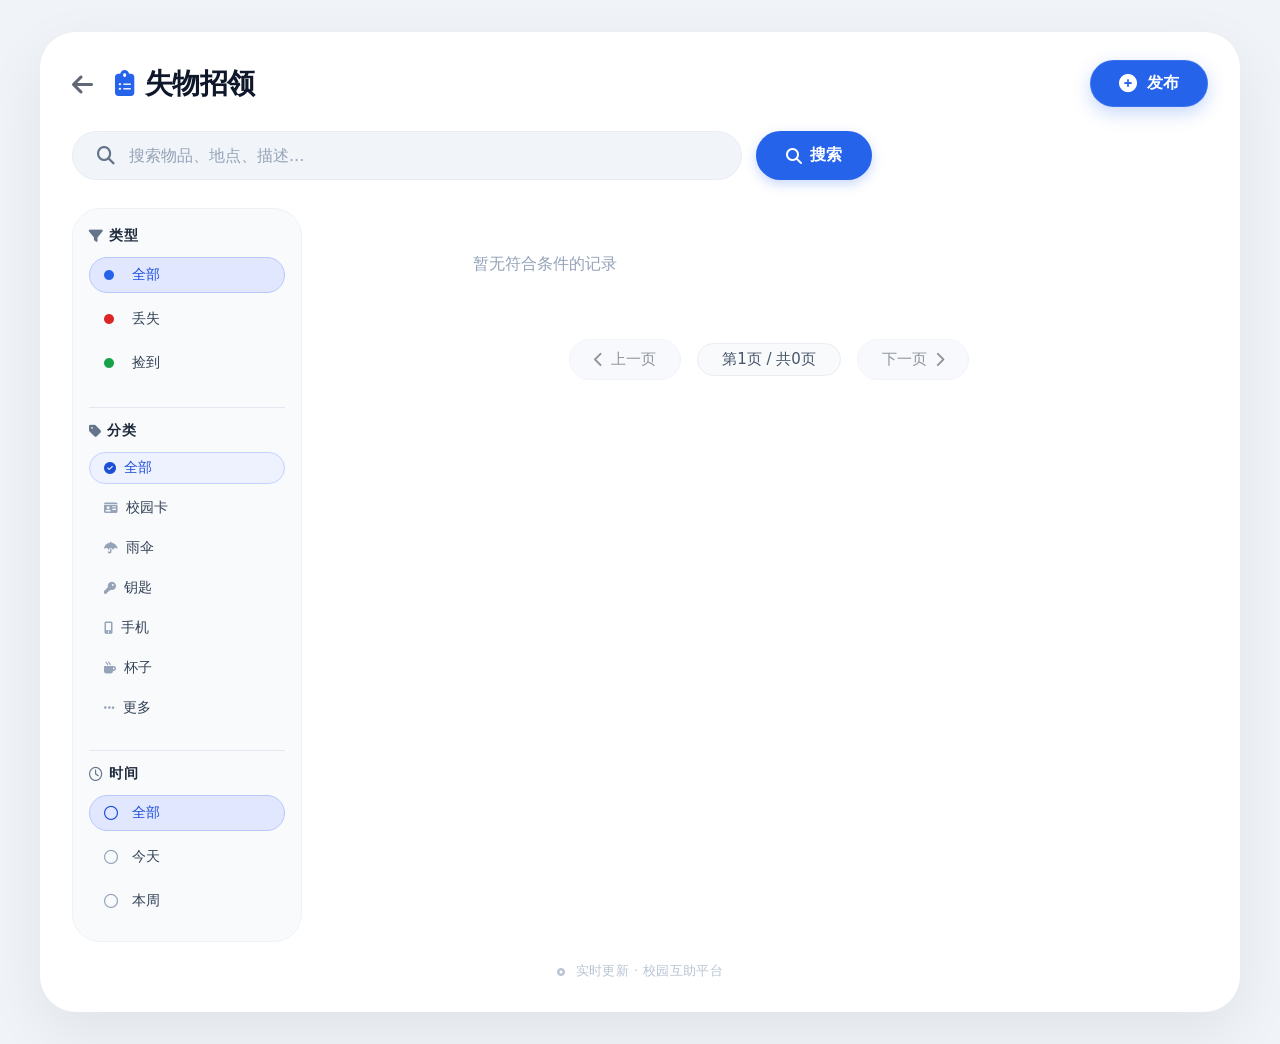
<file: 失物招领列表.html>
<!DOCTYPE html>
<html lang="zh-CN">
<head>
  <meta charset="UTF-8">
  <meta name="viewport" content="width=device-width, initial-scale=1.0, maximum-scale=1.5">
  <title>失物招领列表 - 校园寻路与失物招领系统</title>

  <!-- Font Awesome (icons) -->
  <link rel="stylesheet" href="https://cdnjs.cloudflare.com/ajax/libs/font-awesome/6.5.1/css/all.min.css">
  <style>
    * {
      margin: 0;
      padding: 0;
      box-sizing: border-box;
      font-family: system-ui, -apple-system, 'Segoe UI', Roboto, 'Helvetica Neue', sans-serif;
    }

    body {
      background: #f0f3f8;
      display: flex;
      justify-content: center;
      align-items: flex-start;
      min-height: 100vh;
      padding: 32px 40px;
    }

    /* 电脑端主容器 — 宽屏卡片 */
    .desktop-container {
      max-width: 1280px;
      width: 100%;
      background: #ffffff;
      border-radius: 36px;
      box-shadow: 0 20px 60px rgba(0, 0, 0, 0.07);
      padding: 28px 32px 32px;
      transition: all 0.2s;
    }

    /* ===== 顶栏 ===== */
    .nav-header {
      display: flex;
      align-items: center;
      justify-content: space-between;
      margin-bottom: 24px;
      flex-wrap: wrap;
      gap: 16px;
    }

    .nav-left {
      display: flex;
      align-items: center;
      gap: 14px;
    }

    .back-btn {
      background: none;
      border: none;
      font-size: 24px;
      color: #1e293b;
      padding: 4px 8px 4px 0;
      cursor: pointer;
      display: flex;
      align-items: center;
      opacity: 0.7;
      transition: all 0.15s ease;
    }

    .back-btn:hover {
      opacity: 1;
      transform: translateX(-2px);
    }

    .back-btn:active {
      transform: translateX(0);
    }

    .nav-header h1 {
      font-size: 28px;
      font-weight: 600;
      color: #0f172a;
      letter-spacing: -0.5px;
      display: flex;
      align-items: center;
      gap: 10px;
    }

    .nav-header h1 i {
      color: #2563eb;
      font-size: 26px;
    }

    .nav-right {
      display: flex;
      align-items: center;
      gap: 12px;
    }

    .publish-btn-header {
      background: #2563eb;
      color: white;
      border: none;
      border-radius: 60px;
      padding: 12px 28px;
      font-size: 16px;
      font-weight: 600;
      display: inline-flex;
      align-items: center;
      gap: 10px;
      box-shadow: 0 6px 18px rgba(37, 99, 235, 0.25);
      cursor: pointer;
      transition: all 0.15s ease;
      border: 1px solid rgba(255, 255, 255, 0.1);
    }

    .publish-btn-header:hover {
      transform: scale(1.02);
      box-shadow: 0 8px 24px rgba(37, 99, 235, 0.35);
    }

    .publish-btn-header:active {
      transform: scale(0.98);
    }

    .publish-btn-header i {
      font-size: 18px;
    }

    /* ===== 搜索区域 ===== */
    .search-area {
      display: flex;
      align-items: center;
      gap: 14px;
      margin-bottom: 28px;
      max-width: 800px;
    }

    .search-wrapper {
      background: #f1f4f9;
      border-radius: 60px;
      padding: 8px 8px 8px 24px;
      display: flex;
      align-items: center;
      gap: 14px;
      border: 1px solid #e9edf3;
      transition: 0.2s;
      flex: 1;
    }

    .search-wrapper i {
      color: #64748b;
      font-size: 18px;
    }

    .search-wrapper input {
      background: transparent;
      border: none;
      outline: none;
      font-size: 16px;
      width: 100%;
      padding: 6px 0;
      color: #1e293b;
    }

    .search-wrapper input::placeholder {
      color: #94a3b8;
      font-weight: 400;
    }

    .search-btn {
      background: #2563eb;
      color: white;
      border: none;
      border-radius: 50px;
      padding: 14px 30px;
      font-size: 16px;
      font-weight: 600;
      cursor: pointer;
      transition: all 0.15s ease;
      box-shadow: 0 4px 12px rgba(37, 99, 235, 0.25);
      display: flex;
      align-items: center;
      gap: 8px;
      white-space: nowrap;
    }

    .search-btn i {
      font-size: 16px;
    }

    .search-btn:hover {
      transform: scale(1.02);
      box-shadow: 0 6px 16px rgba(37, 99, 235, 0.35);
    }

    .search-btn:active {
      transform: scale(0.98);
    }

    .search-btn-small {
      background: #2563eb;
      color: white;
      border: none;
      border-radius: 50px;
      font-size: 16px;
      font-weight: 600;
      cursor: pointer;
      transition: all 0.15s ease;
      box-shadow: 0 4px 12px rgba(37, 99, 235, 0.25);
      display: flex;
      align-items: center;
      gap: 8px;
      white-space: nowrap;
    }

    .search-btn-small i {
      font-size: 16px;
    }

    .search-btn-small:hover {
      transform: scale(1.02);
      box-shadow: 0 6px 16px rgba(37, 99, 235, 0.35);
    }

    .search-btn-small:active {
      transform: scale(0.98);
    }

    /* ===== 双栏布局：筛选区 + 列表区 ===== */
    .two-column {
      display: flex;
      gap: 28px;
      align-items: flex-start;
    }

    /* 左侧筛选面板 */
    .filter-panel {
      flex: 0 0 230px;
      background: #f8fafc;
      border-radius: 28px;
      padding: 18px 16px 22px;
      border: 1px solid #eef2f6;
      position: sticky;
      top: 20px;
    }

    .filter-section {
      margin-bottom: 26px;
    }

    .filter-section:last-child {
      margin-bottom: 0;
    }

    .filter-section-title {
      font-size: 14px;
      font-weight: 600;
      color: #1e293b;
      letter-spacing: 0.3px;
      margin-bottom: 12px;
      display: flex;
      align-items: center;
      gap: 6px;
    }

    .filter-section-title i {
      color: #64748b;
      font-size: 14px;
    }

    .filter-group {
      display: flex;
      flex-direction: column;
      gap: 8px;
    }

    .filter-btn {
      background: transparent;
      border: none;
      padding: 8px 14px;
      border-radius: 40px;
      font-size: 14px;
      font-weight: 500;
      color: #334155;
      cursor: pointer;
      transition: 0.1s;
      text-align: left;
      display: flex;
      align-items: center;
      gap: 10px;
      border: 1px solid transparent;
    }

    .filter-btn:hover {
      background: #f1f5f9;
    }

    .filter-btn i {
      width: 18px;
      font-size: 14px;
      color: #94a3b8;
    }

    .filter-btn.active {
      background: #e0e7ff;
      color: #1d4ed8;
      border-color: #b9c8fa;
      font-weight: 500;
    }

    .filter-btn.active i {
      color: #1d4ed8;
    }

    .filter-btn .badge-dot {
      display: inline-block;
      width: 10px;
      height: 10px;
      border-radius: 10px;
      margin-right: 2px;
    }

    .badge-dot.red { background: #dc2626; }
    .badge-dot.green { background: #16a34a; }

    .filter-divider {
      height: 1px;
      background: #e2e8f0;
      margin: 14px 0;
    }

    /* 分类标签 (左侧) */
    .category-tag {
      background: transparent;
      border: none;
      padding: 6px 14px;
      border-radius: 40px;
      font-size: 14px;
      font-weight: 500;
      color: #334155;
      cursor: pointer;
      display: flex;
      align-items: center;
      gap: 8px;
      border: 1px solid transparent;
      transition: 0.1s;
    }

    .category-tag:hover {
      background: #f1f5f9;
    }

    .category-tag.active {
      background: #eef2ff;
      color: #1d4ed8;
      border-color: #c7d2fe;
    }

    .category-tag i {
      font-size: 12px;
      color: #94a3b8;
    }

    .category-tag.active i {
      color: #1d4ed8;
    }

    /* 右侧列表区域 */
    .list-area {
      flex: 1;
      min-width: 0;
    }

    /* 卡片列表 (电脑端网格) */
    .item-grid {
      display: grid;
      grid-template-columns: repeat(auto-fill, minmax(300px, 1fr));
      gap: 18px;
      margin: 6px 0 24px;
    }

    .item-card {
      background: #ffffff;
      border-radius: 24px;
      padding: 18px 18px 16px;
      box-shadow: 0 4px 14px rgba(0, 0, 0, 0.02), 0 1px 4px rgba(0, 0, 0, 0.04);
      border: 1px solid #edf2f7;
      display: flex;
      flex-direction: column;
      transition: all 0.25s ease;
      cursor: pointer;
    }

    .item-card:hover {
      transform: scale(1.03);
      box-shadow: 0 12px 32px rgba(0, 0, 0, 0.08), 0 2px 8px rgba(0, 0, 0, 0.04);
      border-color: #e0e7ff;
    }

    .card-top {
      display: flex;
      gap: 16px;
      align-items: flex-start;
    }

    .card-img {
      width: 72px;
      height: 72px;
      background: #eef2f6;
      border-radius: 18px;
      flex-shrink: 0;
      display: flex;
      align-items: center;
      justify-content: center;
      color: #64748b;
      font-size: 30px;
      background-image: linear-gradient(145deg, #e9edf3, #f0f4fa);
    }

    .card-content {
      flex: 1;
      min-width: 0;
    }

    .card-title {
      font-size: 17px;
      font-weight: 600;
      color: #0f172a;
      margin-bottom: 6px;
      display: flex;
      flex-wrap: wrap;
      align-items: center;
      gap: 6px;
    }

    .badge {
      font-size: 11px;
      font-weight: 600;
      padding: 2px 12px;
      border-radius: 40px;
      letter-spacing: 0.2px;
      display: inline-flex;
      align-items: center;
      gap: 4px;
    }

    .badge.lost {
      background: #fee2e2;
      color: #b91c1c;
    }

    .badge.found {
      background: #dcfce7;
      color: #166534;
    }

    .card-meta {
      display: flex;
      flex-wrap: wrap;
      align-items: center;
      gap: 6px 16px;
      font-size: 14px;
      color: #475569;
      margin-top: 4px;
    }

    .card-meta i {
      width: 14px;
      color: #64748b;
      font-size: 13px;
      margin-right: 2px;
    }

    .card-meta span {
      display: inline-flex;
      align-items: center;
      gap: 3px;
    }

    .card-footer {
      margin-top: 12px;
      padding-top: 10px;
      border-top: 1px solid #f1f5f9;
      display: flex;
      justify-content: space-between;
      align-items: center;
      font-size: 13px;
      color: #94a3b8;
    }

    .card-footer i {
      margin-right: 4px;
    }

    /* 分页 (电脑) */
    .pagination {
      display: flex;
      justify-content: center;
      align-items: center;
      gap: 16px;
      margin: 12px 0 8px;
    }

    .pagination button {
      background: #f1f4f9;
      border: none;
      border-radius: 40px;
      padding: 10px 24px;
      font-size: 15px;
      font-weight: 500;
      color: #1e293b;
      display: inline-flex;
      align-items: center;
      gap: 8px;
      cursor: pointer;
      border: 1px solid #e2e8f0;
      transition: all 0.15s ease;
    }

    .pagination button:hover {
      background: #e2e8f0;
      transform: scale(1.02);
    }

    .pagination button:active {
      transform: scale(0.98);
    }

    .pagination .page-info {
      font-size: 15px;
      color: #475569;
      background: #f8fafc;
      padding: 6px 24px;
      border-radius: 40px;
      border: 1px solid #e9edf3;
    }

    /* 底部微标 */
    .footer-note {
      text-align: center;
      margin-top: 20px;
      font-size: 13px;
      color: #b9c4d4;
      letter-spacing: 0.4px;
    }

    /* 响应式：小屏电脑/笔记本 */
    @media (max-width: 1024px) {
      body { padding: 24px 20px; }
      .two-column { gap: 20px; }
      .filter-panel { flex: 0 0 200px; }
    }

    @media (max-width: 820px) {
      .two-column { flex-direction: column; }
      .filter-panel {
        flex: 1;
        width: 100%;
        position: static;
        display: flex;
        flex-wrap: wrap;
        gap: 16px 24px;
        padding: 16px 20px;
      }
      .filter-section {
        margin-bottom: 0;
        flex: 1 1 160px;
      }
      .filter-group { flex-direction: row; flex-wrap: wrap; }
      .filter-btn { padding: 6px 14px; }
      .category-tag { padding: 4px 12px; }
      .item-grid { grid-template-columns: repeat(auto-fill, minmax(260px, 1fr)); }
      .nav-header { flex-direction: column; align-items: flex-start; }
      .nav-right { width: 100%; }
      .publish-btn-header { width: 100%; justify-content: center; }
      .search-wrapper { max-width: 100%; }
      .search-area { flex-wrap: wrap; max-width: 100%; }
      .search-btn { flex: 1; justify-content: center; }
      .search-btn-small { flex: 1; justify-content: center; }
    }

    @media (max-width: 480px) {
      .item-grid { grid-template-columns: 1fr; }
      .desktop-container { padding: 16px; }
    }

    /* ===== 弹窗样式 ===== */
    .modal-overlay {
      display: none;
      position: fixed;
      top: 0;
      left: 0;
      width: 100%;
      height: 100%;
      background: rgba(0, 0, 0, 0.5);
      backdrop-filter: blur(4px);
      justify-content: center;
      align-items: center;
      z-index: 1000;
      padding: 20px;
    }

    .modal-overlay.show {
      display: flex;
    }

    .modal {
      background: #ffffff;
      border-radius: 28px;
      width: 100%;
      max-width: 500px;
      max-height: 90vh;
      overflow-y: auto;
      box-shadow: 0 25px 80px rgba(0, 0, 0, 0.2);
      animation: modalFadeIn 0.25s ease;
    }

    @keyframes modalFadeIn {
      from {
        opacity: 0;
        transform: scale(0.95) translateY(-20px);
      }
      to {
        opacity: 1;
        transform: scale(1) translateY(0);
      }
    }

    .modal-header {
      padding: 24px 28px 20px;
      border-bottom: 1px solid #f1f5f9;
      display: flex;
      justify-content: space-between;
      align-items: center;
    }

    .modal-header h2 {
      font-size: 22px;
      font-weight: 600;
      color: #0f172a;
      display: flex;
      align-items: center;
      gap: 10px;
    }

    .modal-header h2 i {
      color: #2563eb;
    }

    .modal-close {
      background: none;
      border: none;
      font-size: 24px;
      color: #64748b;
      cursor: pointer;
      padding: 4px;
      border-radius: 8px;
      transition: all 0.15s;
    }

    .modal-close:hover {
      background: #f1f5f9;
      color: #1e293b;
    }

    .modal-body {
      padding: 24px 28px;
    }

    .form-group {
      margin-bottom: 20px;
    }

    .form-group label {
      display: block;
      font-size: 14px;
      font-weight: 600;
      color: #1e293b;
      margin-bottom: 10px;
    }

    .form-group label i {
      margin-right: 6px;
      color: #64748b;
    }

    /* 类型选择 */
    .type-selector {
      display: flex;
      gap: 12px;
    }

    .type-btn {
      flex: 1;
      padding: 14px 20px;
      border: 2px solid #e2e8f0;
      border-radius: 16px;
      background: white;
      font-size: 15px;
      font-weight: 500;
      color: #475569;
      cursor: pointer;
      transition: all 0.15s;
      display: flex;
      align-items: center;
      justify-content: center;
      gap: 8px;
    }

    .type-btn:hover {
      border-color: #cbd5e1;
    }

    .type-btn.active {
      border-color: #2563eb;
      background: #eff6ff;
      color: #1d4ed8;
    }

    .type-btn.lost.active {
      border-color: #dc2626;
      background: #fef2f2;
      color: #b91c1c;
    }

    .type-btn.found.active {
      border-color: #16a34a;
      background: #f0fdf4;
      color: #166534;
    }

    /* 输入框 */
    .form-input {
      width: 100%;
      padding: 14px 18px;
      border: 2px solid #e2e8f0;
      border-radius: 16px;
      font-size: 15px;
      color: #1e293b;
      outline: none;
      transition: all 0.15s;
      background: #fafafa;
    }

    .form-input:focus {
      border-color: #2563eb;
      background: white;
      box-shadow: 0 0 0 3px rgba(37, 99, 235, 0.1);
    }

    .form-input::placeholder {
      color: #94a3b8;
    }

    /* 分类选择 */
    .category-options {
      display: flex;
      flex-wrap: wrap;
      gap: 10px;
    }

    .category-option {
      padding: 10px 20px;
      border: 2px solid #e2e8f0;
      border-radius: 40px;
      background: white;
      font-size: 14px;
      font-weight: 500;
      color: #475569;
      cursor: pointer;
      transition: all 0.15s;
      display: flex;
      align-items: center;
      gap: 6px;
    }

    .category-option:hover {
      border-color: #cbd5e1;
    }

    .category-option.active {
      border-color: #2563eb;
      background: #eff6ff;
      color: #1d4ed8;
    }

    /* 描述输入 */
    .form-textarea {
      width: 100%;
      padding: 14px 18px;
      border: 2px solid #e2e8f0;
      border-radius: 16px;
      font-size: 15px;
      color: #1e293b;
      outline: none;
      transition: all 0.15s;
      background: #fafafa;
      resize: vertical;
      min-height: 100px;
      font-family: inherit;
    }

    .form-textarea:focus {
      border-color: #2563eb;
      background: white;
      box-shadow: 0 0 0 3px rgba(37, 99, 235, 0.1);
    }

    /* 模态框底部 */
    .modal-footer {
      padding: 20px 28px 24px;
      border-top: 1px solid #f1f5f9;
      display: flex;
      gap: 14px;
    }

    .btn-cancel {
      flex: 1;
      padding: 14px 24px;
      border: 2px solid #e2e8f0;
      border-radius: 40px;
      background: white;
      font-size: 15px;
      font-weight: 600;
      color: #475569;
      cursor: pointer;
      transition: all 0.15s;
    }

    .btn-cancel:hover {
      background: #f8fafc;
      border-color: #cbd5e1;
    }

    .btn-submit {
      flex: 2;
      padding: 14px 24px;
      border: none;
      border-radius: 40px;
      background: #2563eb;
      font-size: 15px;
      font-weight: 600;
      color: white;
      cursor: pointer;
      transition: all 0.15s;
      box-shadow: 0 4px 14px rgba(37, 99, 235, 0.3);
      display: flex;
      align-items: center;
      justify-content: center;
      gap: 8px;
    }

    .btn-submit:hover {
      transform: scale(1.02);
      box-shadow: 0 6px 20px rgba(37, 99, 235, 0.4);
    }

    .btn-submit:active {
      transform: scale(0.98);
    }

    /* 成功提示 */
    .success-toast {
      display: none;
      position: fixed;
      top: 20px;
      left: 50%;
      transform: translateX(-50%);
      background: #16a34a;
      color: white;
      padding: 16px 32px;
      border-radius: 40px;
      font-size: 15px;
      font-weight: 500;
      box-shadow: 0 8px 24px rgba(22, 163, 74, 0.3);
      z-index: 1001;
      animation: toastFadeIn 0.3s ease;
    }

    .success-toast.show {
      display: block;
    }

    @keyframes toastFadeIn {
      from {
        opacity: 0;
        transform: translateX(-50%) translateY(-20px);
      }
      to {
        opacity: 1;
        transform: translateX(-50%) translateY(0);
      }
    }

    /* ===== 详情弹窗样式 ===== */
    .detail-modal-overlay {
      display: none;
      position: fixed;
      top: 0;
      left: 0;
      width: 100%;
      height: 100%;
      background: rgba(0, 0, 0, 0.5);
      backdrop-filter: blur(4px);
      justify-content: center;
      align-items: center;
      z-index: 1000;
      padding: 20px;
    }

    .detail-modal-overlay.show {
      display: flex;
    }

    .detail-modal {
      background: #ffffff;
      border-radius: 28px;
      width: 100%;
      max-width: 480px;
      max-height: 90vh;
      overflow-y: auto;
      box-shadow: 0 25px 80px rgba(0, 0, 0, 0.2);
      animation: modalFadeIn 0.25s ease;
    }

    .detail-modal-header {
      padding: 24px 28px 20px;
      border-bottom: 1px solid #f1f5f9;
      display: flex;
      justify-content: space-between;
      align-items: flex-start;
    }

    .detail-modal-header .close-btn {
      background: none;
      border: none;
      font-size: 24px;
      color: #64748b;
      cursor: pointer;
      padding: 4px;
      border-radius: 8px;
      transition: all 0.15s;
    }

    .detail-modal-header .close-btn:hover {
      background: #f1f5f9;
      color: #1e293b;
    }

    .detail-modal-body {
      padding: 24px 28px;
    }

    .detail-icon {
      width: 100px;
      height: 100px;
      background: linear-gradient(145deg, #e9edf3, #f0f4fa);
      border-radius: 24px;
      display: flex;
      align-items: center;
      justify-content: center;
      color: #2563eb;
      font-size: 48px;
      margin: 0 auto 24px;
    }

    .detail-title {
      font-size: 24px;
      font-weight: 600;
      color: #0f172a;
      text-align: center;
      margin-bottom: 8px;
      display: flex;
      align-items: center;
      justify-content: center;
      gap: 10px;
    }

    .detail-badge {
      font-size: 12px;
      font-weight: 600;
      padding: 3px 14px;
      border-radius: 40px;
      display: inline-flex;
      align-items: center;
      gap: 5px;
    }

    .detail-badge.lost {
      background: #fee2e2;
      color: #b91c1c;
    }

    .detail-badge.found {
      background: #dcfce7;
      color: #166534;
    }

    .detail-info-list {
      margin-top: 24px;
    }

    .detail-info-item {
      display: flex;
      align-items: center;
      padding: 14px 0;
      border-bottom: 1px solid #f1f5f9;
    }

    .detail-info-item:last-child {
      border-bottom: none;
    }

    .detail-info-item .icon-wrapper {
      width: 44px;
      height: 44px;
      background: #f1f5f9;
      border-radius: 14px;
      display: flex;
      align-items: center;
      justify-content: center;
      color: #64748b;
      font-size: 18px;
      margin-right: 16px;
      flex-shrink: 0;
    }

    .detail-info-item .info-content {
      flex: 1;
    }

    .detail-info-item .info-label {
      font-size: 13px;
      color: #94a3b8;
      margin-bottom: 4px;
    }

    .detail-info-item .info-value {
      font-size: 16px;
      font-weight: 500;
      color: #1e293b;
    }

    .detail-modal-footer {
      padding: 20px 28px 24px;
      border-top: 1px solid #f1f5f9;
      display: flex;
      gap: 12px;
    }

    .detail-btn {
      flex: 1;
      padding: 14px 20px;
      border: none;
      border-radius: 40px;
      font-size: 15px;
      font-weight: 600;
      cursor: pointer;
      transition: all 0.15s;
      display: flex;
      align-items: center;
      justify-content: center;
      gap: 8px;
    }

    .detail-btn.primary {
      background: #2563eb;
      color: white;
      box-shadow: 0 4px 14px rgba(37, 99, 235, 0.3);
    }

    .detail-btn.primary:hover {
      transform: scale(1.02);
      box-shadow: 0 6px 20px rgba(37, 99, 235, 0.4);
    }

    .detail-btn.secondary {
      background: #f1f5f9;
      color: #475569;
    }

    .detail-btn.secondary:hover {
      background: #e2e8f0;
    }
  </style>
</head>
<body>

<div class="desktop-container">
  <!-- 顶栏 -->
  <div class="nav-header">
    <div class="nav-left">
      <button class="back-btn" aria-label="返回"><i class="fas fa-arrow-left"></i></button>
      <h1><i class="fas fa-clipboard-list"></i> 失物招领</h1>
    </div>
    <div class="nav-right">
      <button class="publish-btn-header"><i class="fas fa-plus-circle"></i> 发布</button>
    </div>
  </div>

  <!-- 搜索区域 -->
  <div class="search-area">
    <div class="search-wrapper">
      <i class="fas fa-search"></i>
      <input type="text" placeholder="搜索物品、地点、描述..." id="search-input">
    </div>
    <button class="search-btn"><i class="fas fa-search"></i> 搜索</button>
  </div>

  <!-- 双栏：左侧筛选 + 右侧列表 -->
  <div class="two-column">
    <!-- 左侧筛选面板 -->
    <aside class="filter-panel">
      <!-- 类型 -->
      <div class="filter-section">
        <div class="filter-section-title"><i class="fas fa-filter"></i> 类型</div>
        <div class="filter-group">
          <button class="filter-btn active"><i class="fas fa-circle" style="color:#2563eb; font-size:10px;"></i> 全部</button>
          <button class="filter-btn"><i class="fas fa-circle" style="color:#dc2626; font-size:10px;"></i> 丢失</button>
          <button class="filter-btn"><i class="fas fa-circle" style="color:#16a34a; font-size:10px;"></i> 捡到</button>
        </div>
      </div>

      <div class="filter-divider"></div>

      <!-- 分类 -->
      <div class="filter-section">
        <div class="filter-section-title"><i class="fas fa-tag"></i> 分类</div>
        <div class="filter-group" id = "category-filter"></div>
      </div>

      <div class="filter-divider"></div>

      <!-- 快捷状态 -->
      <div class="filter-section">
        <div class="filter-section-title"><i class="far fa-clock"></i> 时间</div>
        <div class="filter-group">
          <button class="filter-btn active"><i class="far fa-circle"></i> 全部</button>
          <button class="filter-btn"><i class="far fa-circle"></i> 今天</button>
          <button class="filter-btn"><i class="far fa-circle"></i> 本周</button>
        </div>
      </div>
    </aside>

    <!-- 右侧列表区域 -->
    <div class="list-area">
      <!-- 卡片网格 -->
      <div class="item-grid">
        <div style="text-align: center; padding: 40px; color: #94a3b8;">正在查找记录...</div>
      </div>

      <!-- 分页 -->
      <div class="pagination">
        <button><i class="fas fa-chevron-left"></i> 上一页</button>
        <span class="page-info">第1页 / 共1页</span>
        <button>下一页 <i class="fas fa-chevron-right"></i></button>
      </div>
    </div>
  </div>

  <!-- 底部 -->
  <div class="footer-note">
    <i class="fas fa-dot-circle" style="font-size: 8px; vertical-align: middle; margin-right: 6px;"></i> 实时更新 · 校园互助平台
  </div>
</div>

<!-- 发布弹窗 -->
<div class="modal-overlay" id="publish-modal">
  <div class="modal">
    <div class="modal-header">
      <h2><i class="fas fa-plus-circle"></i> 发布信息</h2>
      <button class="modal-close" id="modal-close"><i class="fas fa-times"></i></button>
    </div>
    <div class="modal-body">
      <!-- 类型选择 -->
      <div class="form-group">
        <label><i class="fas fa-tag"></i> 选择类型 <span style="color:#dc2626;">*</span></label>
        <div class="type-selector">
          <button class="type-btn lost" id="type-lost"><i class="fas fa-circle" style="font-size: 12px;"></i> 丢失</button>
          <button class="type-btn found" id="type-found"><i class="fas fa-circle" style="font-size: 12px;"></i> 捡到</button>
        </div>
      </div>

      <!-- 物品名称 -->
      <div class="form-group">
        <label><i class="fas fa-box"></i> 物品名称 <span style="color:#dc2626;">*</span></label>
        <input type="text" class="form-input" id="item-title" placeholder="请输入物品名称">
      </div>

      <!-- 分类选择 -->
      <div class="form-group">
        <label><i class="fas fa-folder-open"></i> 物品分类 <span style="color:#dc2626;">*</span></label>
        <div class="category-options" id = 'category-options'></div>
      </div>

      <!-- 地点 -->
      <div class="form-group">
        <label><i class="fas fa-map-pin"></i> 发现/丢失地点 <span style="color:#dc2626;">*</span></label>
        <div style="display: flex; gap: 10px;">
          <button type="button" class="search-btn" id="select-location-btn" style="flex: none; padding: 14px 20px;">
            <i class="fas fa-map-marker-alt"></i> 选择地点
          </button>
          <input type="text" class="form-input" id="item-location-detail" placeholder="具体位置">
          <input type="hidden" id="item-location" value="">
        </div>
      </div>

      <!-- 日期 -->
      <div class="form-group">
        <label><i class="far fa-calendar-alt"></i> 日期 <span style="color:#dc2626;">*</span></label>
        <input type="date" class="form-input" id="item-date">
      </div>

      <!-- 描述 -->
      <div class="form-group">
        <label><i class="fas fa-file-text"></i> 物品描述 <span style="color:#dc2626;">*</span></label>
        <textarea class="form-textarea" id="item-description" placeholder="请描述物品特征..."></textarea>
      </div>

      <!-- 联系人 -->
      <div class="form-group">
        <label><i class="far fa-user-circle"></i> 联系人 <span style="color:#dc2626;">*</span></label>
        <input type="text" class="form-input" id="item-author" placeholder="请输入您的称呼">
      </div>

      <!-- 联系方式 -->
      <div class="form-group">
        <label><i class="fas fa-phone"></i> 联系方式 <span style="color:#dc2626;">*</span></label>
        <input type="tel" class="form-input" id="item-phone" placeholder="请输入联系方式">
      </div>
    </div>
    <div class="modal-footer">
      <button class="btn-cancel" id="btn-cancel">取消</button>
      <button class="btn-submit" id="btn-submit"><i class="fas fa-paper-plane"></i> 发布</button>
    </div>
  </div>
</div>

<!-- 成功提示 -->
<div class="success-toast" id="success-toast"><i class="fas fa-check-circle"></i> 发布成功！</div>

<!-- 详情弹窗 -->
<div class="detail-modal-overlay" id="detail-modal">
  <div class="detail-modal">
    <div class="detail-modal-header">
      <div></div>
      <button class="close-btn" id="detail-close"><i class="fas fa-times"></i></button>
    </div>
    <div class="detail-modal-body">
      <div class="detail-icon" id="detail-icon"><i class="fas fa-clipboard-list"></i></div>
      <div class="detail-title" id="detail-title">
        <span id="detail-title-text">物品名称</span>
        <span class="detail-badge lost" id="detail-badge"><i class="fas fa-circle" style="font-size: 10px;"></i> 丢失</span>
      </div>
      <div class="detail-info-list" id="detail-info-list">
        <div class="detail-info-item">
          <div class="icon-wrapper"><i class="fas fa-map-pin"></i></div>
          <div class="info-content">
            <div class="info-label">地点</div>
            <div class="info-value" id="detail-location">图书馆三楼</div>
          </div>
        </div>
        <div class="detail-info-item">
          <div class="icon-wrapper"><i class="far fa-calendar-alt"></i></div>
          <div class="info-content">
            <div class="info-label">日期</div>
            <div class="info-value" id="detail-date">2024-12-20</div>
          </div>
        </div>
        <div class="detail-info-item">
          <div class="icon-wrapper"><i class="far fa-clock"></i></div>
          <div class="info-content">
            <div class="info-label">发布时间</div>
            <div class="info-value" id="detail-time">2小时前</div>
          </div>
        </div>
        <div class="detail-info-item">
          <div class="icon-wrapper"><i class="far fa-user-circle"></i></div>
          <div class="info-content">
            <div class="info-label">联系人</div>
            <div class="info-value" id="detail-author">李同学</div>
          </div>
        </div>
        <div class="detail-info-item" id="detail-phone-item">
          <div class="icon-wrapper"><i class="fas fa-phone"></i></div>
          <div class="info-content">
            <div class="info-label">联系方式</div>
            <div class="info-value" id="detail-phone">无</div>
          </div>
        </div>
        <div class="detail-info-item" id="detail-description-item">
          <div class="icon-wrapper"><i class="fas fa-file-text"></i></div>
          <div class="info-content">
            <div class="info-label">物品描述</div>
            <div class="info-value" id="detail-description">无</div>
          </div>
        </div>
      </div>
    </div>
    <div class="detail-modal-footer">
      <button class="detail-btn secondary" id="detail-close-btn"><i class="fas fa-times"></i> 关闭</button>
      <button class="detail-btn primary" id="detail-contact-btn"><i class="fas fa-phone"></i> 联系TA</button>
    </div>
  </div>
</div>

<script>
  let allItems = [];
  const Categories = {'校园卡': 'fa-id-card', '雨伞': 'fa-umbrella', '钥匙': 'fa-key', '手机': 'fa-mobile-alt', '杯子': 'fa-mug-hot', '更多': 'fa-ellipsis-h'};
  let constr = '<button class="category-tag active"><i class="fas fa-check-circle" style="font-size:12px;"></i> 全部</button>';
  let constr2 = '';
  for(let key in Categories) {
    constr += `<button class="category-tag"><i class="fas ${Categories[key]}"></i> ${key}</button>`;
    constr2 += `<button class="category-option" data-category="${key}" data-icon="${Categories[key]}"><i class="fas ${Categories[key]}"></i> ${key}</button>`;
  }
  document.getElementById("category-filter").innerHTML = constr;
  document.getElementById("category-options").innerHTML = constr2;
  let totalItems = 0;

  async function fetchItems(page = 1, filters = {}) {
    try {
      const params = new URLSearchParams();
      
      // 类型筛选
      if (filters.type && filters.type !== '全部') {
        params.append('type', filters.type === '丢失' ? 'LOST' : 'FOUND');
      }
      
      // 分类筛选
      if (filters.category && filters.category !== '全部') {
        params.append('category', filters.category);
      }
      
      // 关键词搜索
      if (filters.keyword) {
        params.append('keyword', filters.keyword);
      }
      
      // 时间筛选
      if (filters.time && filters.time !== '全部') {
        params.append('time', filters.time);
      }
      
      // 分页参数
      params.append('pageNum', page);
      params.append('pageSize', itemsPerPage);

      const url = `http://localhost:8080/api/lostfound/list?${params.toString()}`;
      console.log('请求URL:', url);
      const response = await fetch(url, {
        method: 'GET',
        headers: {
          'Content-Type': 'application/json'
        }
      });
      
      const result = await response.json();
      
      if (result.code === 200) {
        const today = new Date();
        const data = result.data.records;

        // 清空现有数据
        allItems = [];
        
        
        data.forEach(item => {
          const category = item.category || '更多';
          if(item.status === 'OPEN') {
          allItems.push({
            id: item.id,
            type: item.type.toLowerCase(),
            title: item.title,
            description: item.description || '',
            category: category,
            icon: Categories[category] || 'fa-ellipsis-h',
            location: item.location || '',
            imageUrls: item.imageUrls || [],
            status: item.status,
            date: formatDate(item.occurred_at || item.occurredAt),
            timeAgo: calculateTimeAgo(item.occurred_at || item.occurredAt),
            author: item.author ? item.author : '未知',
            phone: item.contact || ''
          }); }
        });
        
        totalItems = result.data.total;
        return true;
      } else {
        console.error('获取数据失败:', result.message);
        return false;
      }
    } catch (error) {
      console.error('Error fetching data:', error);
      return false;
    }
  }

  function formatDate(dateStr) {
    if (!dateStr) return '';
    const date = new Date(dateStr);
    return date.toISOString().split('T')[0];
  }

  function calculateTimeAgo(dateStr) {
    if (!dateStr) return '';
    const today = new Date();
    const date = new Date(dateStr);
    const diffDays = Math.floor((today - date) / (1000 * 60 * 60 * 24));
    
    if (diffDays === 0) return '刚刚';
    if (diffDays === 1) return '昨天';
    if (diffDays < 7) return `${diffDays}天前`;
    if (diffDays < 30) return `${Math.floor(diffDays / 7)}周前`;
    return `${Math.floor(diffDays / 30)}个月前`;
  }

  const itemsPerPage = 9;
  let currentPage = 1;
  let currentFilters = {
    type: '全部',
    category: '全部',
    time: '全部',
    keyword: ''
  };

  // 触发搜索（调用后端API）
  async function triggerSearch() {
    currentPage = 1;
    await fetchItems(1, currentFilters);
    renderItems();
  }

  // 注册事件监听器
  function registerEventListeners() {
    // 筛选按钮点击时触发搜索
    document.querySelectorAll('.filter-section').forEach(section => {
      const buttons = section.querySelectorAll('.filter-btn, .category-tag');
      buttons.forEach(btn => {
        btn.addEventListener('click', () => {
          buttons.forEach(b => b.classList.remove('active'));
          btn.classList.add('active');
          
          // 更新筛选条件并触发搜索
          const sectionTitle = section.querySelector('.filter-section-title').textContent.trim();
          const filterValue = btn.textContent.trim();
          
          if (sectionTitle === '类型') {
            currentFilters.type = filterValue;
          } else if (sectionTitle === '分类') {
            currentFilters.category = filterValue;
          } else if (sectionTitle === '时间') {
            currentFilters.time = filterValue;
          }
          
          triggerSearch();
        });
      });
    });

    // 搜索按钮点击时执行筛选
    document.querySelector('.search-btn').addEventListener('click', () => {
      const searchInput = document.getElementById('search-input');
      currentFilters.keyword = searchInput.value.trim();
      console.log('当前筛选条件:', currentFilters);
      triggerSearch();
    });

    // 支持回车键搜索
    document.getElementById('search-input').addEventListener('keyup', (e) => {
      if (e.key === 'Enter') {
        document.querySelector('.search-btn').click();
      }
    });

    // 分页按钮事件
    document.querySelector('.pagination button:first-child').addEventListener('click', async () => {
      const totalPages = Math.ceil(totalItems / itemsPerPage);
      if (currentPage > 1) {
        currentPage--;
        await fetchItems(currentPage, currentFilters);
        renderItems();
      }
    });

    document.querySelector('.pagination button:last-child').addEventListener('click', async () => {
      const totalPages = Math.ceil(totalItems / itemsPerPage);
      if (currentPage < totalPages) {
        currentPage++;
        await fetchItems(currentPage, currentFilters);
        renderItems();
      }
    });

    // 按钮点击动效
    document.querySelectorAll('button').forEach(btn => {
      btn.addEventListener('click', function() {
        this.style.transform = 'scale(0.95)';
        setTimeout(() => {
          this.style.transform = '';
        }, 100);
      });
    });
  }

  async function GetAllItems() {
    let funcResult = [];
    try {
      const params = new URLSearchParams();
      // 分页参数
      params.append('pageNum', 1);
      params.append('pageSize', 500);

      const url = `http://localhost:8080/api/lostfound/list?${params.toString()}`;
      console.log('请求URL:', url);
      const response = await fetch(url, {
        method: 'GET',
        headers: {
          'Content-Type': 'application/json'
        }
      });
      
      const result = await response.json();
      
      if (result.code === 200) {
        const today = new Date();
        const data = result.data.records;

        data.forEach(item => {
          const category = item.category || '更多';
          if(item.status === 'OPEN') {
          funcResult.push({
            id: item.id,
            type: item.type.toLowerCase(),
            title: item.title,
            description: item.description || '',
            category: category,
            icon: Categories[category] || 'fa-ellipsis-h',
            location: item.location || '',
            imageUrls: item.imageUrls || [],
            status: item.status,
            date: formatDate(item.occurred_at || item.occurredAt),
            timeAgo: calculateTimeAgo(item.occurred_at || item.occurredAt),
            author: item.author ? item.author : '未知',
            phone: item.contact || ''
          }); }
        });
        return funcResult;
      } else {
        console.error('获取数据失败:', result.message);
        return [];
      }
    } catch (error) {
      console.error('Error fetching data:', error);
      return [];
    }
  }

  window.onload = async function() {
    registerEventListeners();
    await fetchItems(1, currentFilters);
    renderItems();
    try {
      let id = parseInt(new URLSearchParams(window.location.search).get('id',-1));
      if(id !== -1) {
        const item = (await GetAllItems()).find(i => i.id === id);
        if(item) openItem(item);
      }
    } catch(e) {}
  }
  function createCard(item) {
    const badgeClass = item.type === 'lost' ? 'badge lost' : 'badge found';
    const badgeText = item.type === 'lost' ? '丢失' : '捡到';
    // 处理地点显示
    let displayLocation;
    try {
      const parsedLocation = JSON.parse(item.location);
      if(parsedLocation[0] !== undefined) {
        displayLocation = (typeof (parsedLocation[0]) === 'string' ? parsedLocation[0] : '特定') + ' ' + parsedLocation[1];
      } else
        displayLocation = item.location;
    } catch (e) {
      displayLocation = item.location;
    }
    
    return `
      <div class="item-card" data-id="${item.id}" data-type="${item.type}" data-category="${item.category}">
        <div class="card-top">
          <div class="card-img"><i class="fas ${item.icon}"></i></div>
          <div class="card-content">
            <div class="card-title">
              ${item.title}
              <span class="${badgeClass}"><i class="fas fa-circle" style="font-size: 8px;"></i> ${badgeText}</span>
            </div>
            <div class="card-meta">
              <span><i class="fas fa-map-pin"></i> ${displayLocation}</span>
              <span><i class="far fa-calendar-alt"></i> ${item.date}</span>
            </div>
          </div>
        </div>
        <div class="card-footer">
          <span><i class="far fa-clock"></i> ${item.timeAgo}</span>
          <span><i class="far fa-user-circle"></i> ${item.author}</span>
        </div>
      </div>
    `;
  }

  function renderItems() {
    const totalPages = Math.ceil(totalItems / itemsPerPage);
    
    const itemGrid = document.querySelector('.item-grid');
    const pageInfo = document.querySelector('.pagination .page-info');
    
    if (allItems.length === 0) {
      itemGrid.innerHTML = '<div style="text-align: center; padding: 40px; color: #94a3b8;">暂无符合条件的记录</div>';
    } else {
      itemGrid.innerHTML = allItems.map(createCard).join('');
    }
    
    pageInfo.textContent = `第${currentPage}页 / 共${totalPages}页`;
    
    // 更新分页按钮状态
    const prevBtn = document.querySelector('.pagination button:first-child');
    const nextBtn = document.querySelector('.pagination button:last-child');
    prevBtn.disabled = currentPage === 1;
    nextBtn.disabled = currentPage >= totalPages;
    if (currentPage === 1) prevBtn.style.opacity = '0.5';
    else prevBtn.style.opacity = '1';
    if (currentPage >= totalPages) nextBtn.style.opacity = '0.5';
    else nextBtn.style.opacity = '1';
  }

  // ===== 发布功能 =====
  const modalOverlay = document.getElementById('publish-modal');
  const modalClose = document.getElementById('modal-close');
  const btnCancel = document.getElementById('btn-cancel');
  const btnSubmit = document.getElementById('btn-submit');
  const publishBtn = document.querySelector('.publish-btn-header');
  const successToast = document.getElementById('success-toast');
  
  // 地点选择功能
  const locationDetail = document.getElementById('item-location-detail');
  const locationInput = document.getElementById('item-location');
  const selectLocationBtn = document.getElementById('select-location-btn');

  selectLocationBtn.addEventListener('click', () => {
    window.localStorage.Map_selected = null;
    // 打开地图选择窗口
    const mapWindow = window.open('./map.html?mode=select', '_blank', `width=${window.innerWidth},height=${window.innerHeight}`);
    
    // 监听窗口关闭事件
    const checkWindowClosed = setInterval(() => {
      if (mapWindow && mapWindow.closed) {
        clearInterval(checkWindowClosed);
        
        // 尝试从localStorage中读取地点
        try {
          if (window.localStorage && window.localStorage.Map_selected) {
            const rawLocation = window.localStorage.Map_selected;
            locationInput.value = rawLocation;
            
            let displayLocation;
            try {
              const parsedLocation = JSON.parse(rawLocation);
              displayLocation = typeof parsedLocation === 'string' ? parsedLocation : '特定';
            } catch (e) {
              // 如果解析失败，直接使用原始值
              displayLocation = rawLocation;
            }
            selectLocationBtn.innerHTML = '<i class="fas fa-map-marker-alt"></i> '+displayLocation;
          }
        } catch (e) {
          console.error('读取地点数据失败:', e);
        }
      }
    }, 100);
  });


  // 打开模态框
  publishBtn.addEventListener('click', () => {
    if(!localStorage.userInfo) {
      window.location.href = './login.html';
      return;
    }
    modalOverlay.classList.add('show');
    document.body.style.overflow = 'hidden';
    // 默认选中"丢失"类型
    document.getElementById('type-lost').click();
    document.getElementById('item-date').value = (new Date()).toISOString().substr(0,10);
    let lui = JSON.parse(localStorage.userInfo);
    document.getElementById('item-author').value = lui.username[0] + '同学';
  });

  // 关闭模态框
  function closeModal() {
    modalOverlay.classList.remove('show');
    document.body.style.overflow = '';
    // 重置表单
    document.querySelectorAll('.type-btn').forEach(btn => btn.classList.remove('active'));
    document.querySelectorAll('.category-option').forEach(btn => btn.classList.remove('active'));
    document.getElementById('item-title').value = '';
    locationInput.value = '';
    document.getElementById('item-description').value = '';
    selectLocationBtn.innerHTML = '<i class="fas fa-map-marker-alt"></i> 选择地点';
    locationDetail.value = '';
  }

  modalClose.addEventListener('click', closeModal);
  btnCancel.addEventListener('click', closeModal);

  // 点击遮罩关闭
  modalOverlay.addEventListener('click', (e) => {
    if (e.target === modalOverlay) {
      closeModal();
    }
  });

  // 类型选择
  document.querySelectorAll('.type-btn').forEach(btn => {
    btn.addEventListener('click', () => {
      document.querySelectorAll('.type-btn').forEach(b => b.classList.remove('active'));
      btn.classList.add('active');
    });
  });

  // 分类选择
  document.querySelectorAll('.category-option').forEach(btn => {
    btn.addEventListener('click', () => {
      document.querySelectorAll('.category-option').forEach(b => b.classList.remove('active'));
      btn.classList.add('active');
    });
  });

  // 表单提交
  btnSubmit.addEventListener('click', async () => {
    // 获取表单数据
    const typeBtn = document.querySelector('.type-btn.active');
    const categoryBtn = document.querySelector('.category-option.active');
    
    const itemType = typeBtn.classList.contains('lost') ? 'LOST' : 'FOUND';
    const title = document.getElementById('item-title').value.trim();
    const category = categoryBtn ? categoryBtn.dataset.category : '更多';
    const icon = categoryBtn ? categoryBtn.dataset.icon : 'fa-ellipsis-h';
    
    // 处理地点：location为文字描述
    let parsedstr = '';
    let Composedlocation = '';
    try {
      parsedstr = JSON.parse(locationInput.value);
    } catch (e) {
      parsedstr = '';
    }

    Composedlocation = JSON.stringify([parsedstr, locationDetail.value.trim()]);
    
    const occurredAt = document.getElementById('item-date').value;
    const contact = document.getElementById('item-phone').value.trim();
    const description = document.getElementById('item-description').value.trim();
    const author = document.getElementById('item-author').value.trim();

    // 验证必填字段
    if (!title) {
      alert('请输入物品名称');
      return;
    }
    if (title.length < 2 || title.length > 200) {
      alert('标题长度需在2-200字符之间');
      return;
    }
    if (!categoryBtn) {
      alert('请选择物品分类');
      return;
    }
    if (!contact) {
      alert('请输入联系方式');
      return;
    }

    let lui = JSON.parse(localStorage.userInfo);
    // 构建请求体
    const requestBody = {
      type: itemType,
      title: title,
      description: description,
      category: category,
      location: Composedlocation,
      contact: contact,
      occurredAt: occurredAt,
      author: author,
      userId: lui.id,
      username: lui.username,
      avatar: lui.avatarUrl || ""
    };

    try {
      // 从localStorage获取token
      const token = window.localStorage.getItem('authToken');
      
      // 发送POST请求
      const response = await fetch('http://localhost:8080/api/lostfound/publish', {
        method: 'POST',
        headers: {
          'Content-Type': 'application/json',
          'Authorization': `Bearer ${token}`
        },
        body: JSON.stringify(requestBody)
      });

      const result = await response.json();

      if (result.code === 200) {
        // 获取当前时间
        const now = new Date();
        const today = now.toISOString().split('T')[0];
        let timeAgo = '';
        
        if (occurredAt === today) {
          timeAgo = '刚刚';
        } else {
          const dateObj = new Date(occurredAt);
          const diffDays = Math.floor((now - dateObj) / (1000 * 60 * 60 * 24));
          if (diffDays === 1) {
            timeAgo = '昨天';
          } else if (diffDays < 7) {
            timeAgo = `${diffDays}天前`;
          } else if (diffDays < 30) {
            timeAgo = `${Math.floor(diffDays / 7)}周前`;
          } else {
            timeAgo = `${Math.floor(diffDays / 30)}个月前`;
          }
        }

        // 关闭模态框
        closeModal();
        
        // 显示成功提示
        successToast.classList.add('show');
        setTimeout(() => {
          successToast.classList.remove('show');
        }, 2000);
        
        // 重新从后端获取数据，刷新列表
        await triggerSearch();
      } else {
        alert(result.message || '发布失败，请重试');
      }
    } catch (error) {
      console.error('发布失败:', error);
      alert('发布失败，请检查网络连接');
    }
  });

  // ===== 详情弹窗功能 =====
  const detailModalOverlay = document.getElementById('detail-modal');
  const detailClose = document.getElementById('detail-close');
  const detailCloseBtn = document.getElementById('detail-close-btn');
  const detailContactBtn = document.getElementById('detail-contact-btn');

  // 关闭详情弹窗
  function closeDetailModal() {
    detailModalOverlay.classList.remove('show');
    document.body.style.overflow = '';
  }

  detailClose.addEventListener('click', closeDetailModal);
  detailCloseBtn.addEventListener('click', closeDetailModal);

  // 点击遮罩关闭
  detailModalOverlay.addEventListener('click', (e) => {
    if (e.target === detailModalOverlay) {
      closeDetailModal();
    }
  });
  document.querySelector('.back-btn').addEventListener('click', () => {
    setTimeout(() => {
          window.location.href = './index.html';
        }, 200);
  });

  function openItem(item) {
    // 填充详情内容
    document.getElementById('detail-icon').innerHTML = `<i class="fas ${item.icon}"></i>`;
    document.getElementById('detail-title-text').textContent = item.title;
    
    // 设置状态标签
    const badge = document.getElementById('detail-badge');
    if (item.type === 'lost') {
      badge.className = 'detail-badge lost';
      badge.innerHTML = '<i class="fas fa-circle" style="font-size: 10px;"></i> 丢失';
    } else {
      badge.className = 'detail-badge found';
      badge.innerHTML = '<i class="fas fa-circle" style="font-size: 10px;"></i> 捡到';
    }
    
    // 处理地点显示
    let displayLocation, NavigationElement = '';
    try {
      const parsedLocation = JSON.parse(item.location);
      if(parsedLocation[0] !== undefined) {
        displayLocation = (typeof (parsedLocation[0]) === 'string' ? parsedLocation[0] : '特定') + ' ' + parsedLocation[1];
        if(parsedLocation[0] !== '') {
          let param1 = './map.html?mode=view&'+new URLSearchParams({'selected':JSON.stringify(parsedLocation[0])}).toString();
          let param2 = '_blank';
          let param3 = `width=${window.innerWidth},height=${window.innerHeight}`
          NavigationElement = `
            <button type="button" class="search-btn-small" style="flex: none; padding: 7px 10px;" onclick="${'window.open(\''+param1+'\', \''+param2+'\', \''+param3+'\')'}">
              <i class="fas fa-map-marker-alt"></i> 导航
            </button>
          `;
        }
      } else
        displayLocation = item.location;
    } catch (e) {
      console.error(e);
      displayLocation = item.location;
    }

    document.getElementById('detail-location').innerHTML = displayLocation + NavigationElement;
    document.getElementById('detail-date').textContent = item.date;
    document.getElementById('detail-time').textContent = item.timeAgo;
    document.getElementById('detail-author').textContent = item.author;
    
    // 显示联系方式（无则显示"无"）
    document.getElementById('detail-phone').textContent = item.phone && item.phone.trim() ? item.phone : '无';
    
    // 显示物品描述（无则显示"无"）
    document.getElementById('detail-description').textContent = item.description && item.description.trim() ? item.description : '无';
    
    // 打开弹窗
    detailModalOverlay.classList.add('show');
    document.body.style.overflow = 'hidden';
  }
  // 点击卡片显示详情
  document.addEventListener('click', (e) => {
    const itemCard = e.target.closest('.item-card');
    if (itemCard) {
      const itemId = parseInt(itemCard.dataset.id);
      const item = allItems.find(i => i.id === itemId);
      if (item) openItem(item);
    }
  });

  // 联系按钮
  detailContactBtn.addEventListener('click', () => {
    const contact = document.getElementById('detail-phone').textContent;
    alert(`联系方式：${contact}`);
  });
</script>
</body>
</html>
</file>
